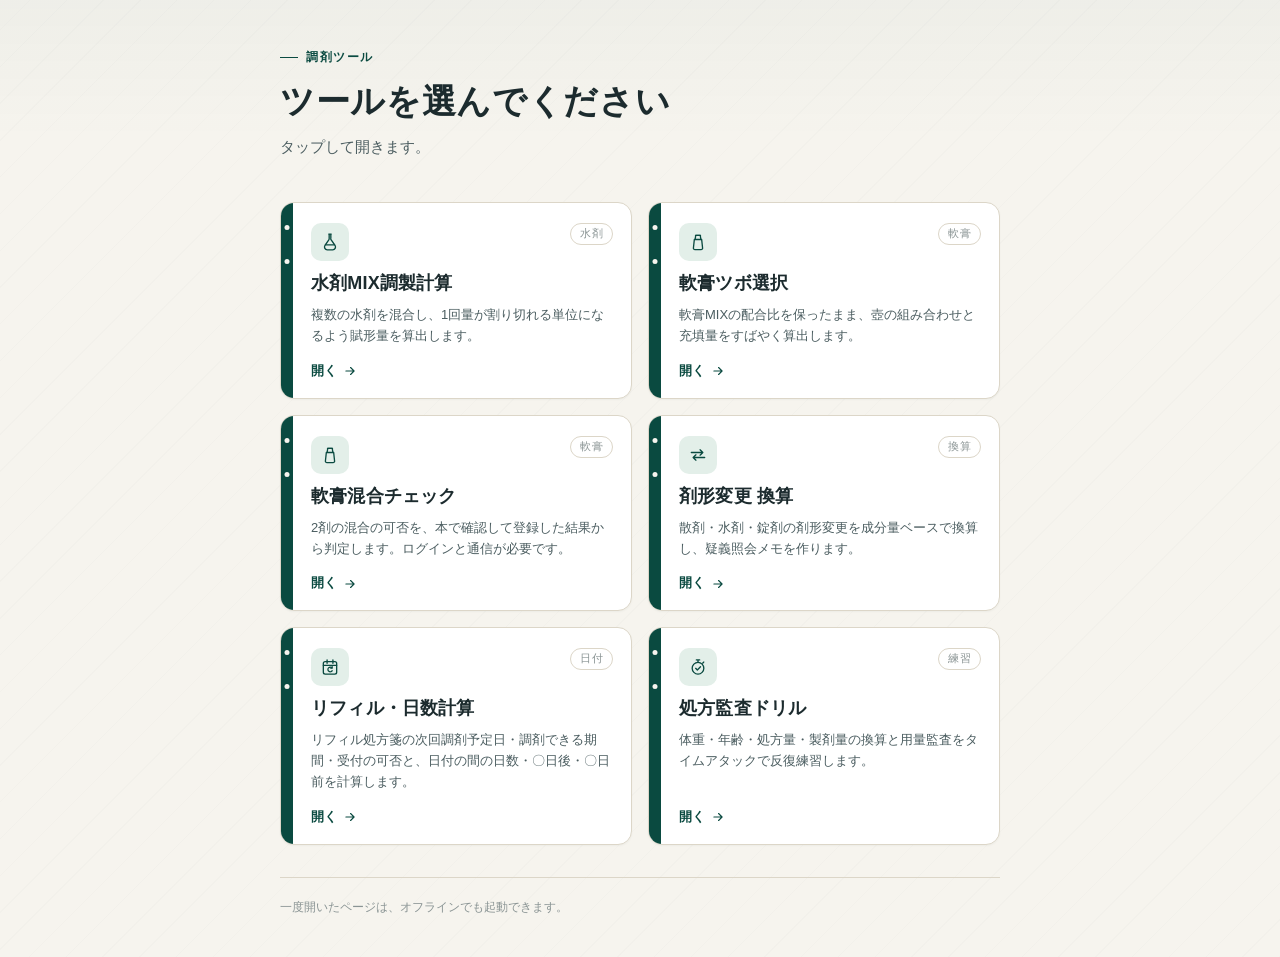
<file: index.html>
<!DOCTYPE html>
<html lang="ja">
<head>
<meta charset="UTF-8">
<!-- 読み込めるのは自分のサイトのファイルだけ。画面に書き込めるのは app.js が許可した決まった SVG だけ（Trusted Types） -->
<meta http-equiv="Content-Security-Policy" content="default-src 'none'; script-src 'self'; style-src 'self' 'unsafe-inline'; img-src 'self'; connect-src 'self'; manifest-src 'self'; worker-src 'self'; base-uri 'none'; form-action 'none'; object-src 'none'; require-trusted-types-for 'script'; trusted-types portal">
<meta name="referrer" content="no-referrer">
<meta name="viewport" content="width=device-width, initial-scale=1.0, maximum-scale=1, user-scalable=no">
<title>調剤ツール</title>
<meta name="theme-color" content="#0a4a40">
<link rel="manifest" href="manifest.json">
<link rel="apple-touch-icon" href="apple-touch-icon.png">
<meta name="apple-mobile-web-app-capable" content="yes">
<meta name="apple-mobile-web-app-status-bar-style" content="default">
<meta name="apple-mobile-web-app-title" content="調剤ツール">
<style>
:root{
  --ink:#1c2b2e;
  --ink-soft:#4b5d60;
  --ink-faint:#8a9494;
  --paper:#f6f4ee;
  --panel:#ffffff;
  --line:#dcd6c8;
  --accent:#0f6b5c;
  --accent-soft:#e3efe9;
  --accent-deep:#0a4a40;
  --radius:14px;
  --mono: "SFMono-Regular", Consolas, "Liberation Mono", Menlo, monospace;
}
*{box-sizing:border-box;}
html,body{
  margin:0;padding:0;min-height:100%;
  background:var(--paper);
  color:var(--ink);
  font-family:-apple-system,BlinkMacSystemFont,"Hiragino Sans","Yu Gothic",sans-serif;
  -webkit-tap-highlight-color:transparent;
  -webkit-text-size-adjust:100%;
}
/* うっすらとした紙の質感（斜めの罫線）。主張しすぎない程度に */
body{
  background-image:
    linear-gradient(180deg, rgba(10,74,64,0.03) 0%, rgba(10,74,64,0) 140px),
    repeating-linear-gradient(-45deg, rgba(28,43,46,0.015) 0 1px, transparent 1px 26px);
}

.wrap{
  max-width:760px;
  margin:0 auto;
  padding:44px 20px 40px;
  display:flex;
  flex-direction:column;
}

header{
  margin-bottom:34px;
}
.eyebrow{
  display:inline-flex;
  align-items:center;
  gap:8px;
  font-size:11.5px;
  letter-spacing:.14em;
  color:var(--accent-deep);
  font-weight:700;
  margin-bottom:14px;
}
.eyebrow::before{
  content:"";
  width:18px;height:1.5px;
  background:var(--accent-deep);
  display:inline-block;
}
h1{
  font-size:clamp(26px, 6vw, 34px);
  font-weight:800;
  letter-spacing:.02em;
  margin:0 0 10px;
  color:var(--ink);
}
.lead{
  font-size:14.5px;
  color:var(--ink-soft);
  line-height:1.75;
  margin:0;
  max-width:46ch;
}

.shelf{
  display:grid;
  grid-template-columns:1fr;
  gap:16px;
  margin-top:8px;
}
@media (min-width:600px){
  .shelf{grid-template-columns:1fr 1fr;}
}

.card{
  position:relative;
  display:flex;
  align-items:stretch;
  background:var(--panel);
  border:1px solid var(--line);
  border-radius:var(--radius);
  text-decoration:none;
  color:inherit;
  overflow:hidden;
  box-shadow:0 1px 2px rgba(28,43,46,0.04);
  transition:transform .14s ease, box-shadow .14s ease, border-color .14s ease;
}
.card:active{
  transform:translateY(1px) scale(.996);
}
.card:focus-visible{
  outline:2px solid var(--accent);
  outline-offset:3px;
}
@media (hover:hover){
  .card:hover{
    border-color:var(--accent);
    box-shadow:0 6px 18px rgba(10,74,64,0.10);
  }
  .card:hover .go{ transform:translateX(3px); }
}
@media (prefers-reduced-motion:reduce){
  .card, .go{ transition:none; }
}

/* 棚札（シェルフラベル）風のタブ：薬棚の仕切り札を模したサイン */
.tab{
  flex:0 0 12px;
  background:var(--accent-deep);
  position:relative;
}
.tab::after{
  content:"";
  position:absolute;
  left:50%; top:22px;
  width:5px;height:5px;
  border-radius:999px;
  background:var(--paper);
  transform:translateX(-50%);
  box-shadow:0 34px 0 var(--paper);
}

.card-body{
  flex:1;
  padding:20px 18px 18px;
  display:flex;
  flex-direction:column;
  gap:10px;
  min-width:0;
}

.card-top{
  display:flex;
  align-items:flex-start;
  justify-content:space-between;
  gap:10px;
}
.icon{
  width:38px;height:38px;
  flex:0 0 auto;
  border-radius:10px;
  background:var(--accent-soft);
  display:flex;align-items:center;justify-content:center;
  color:var(--accent-deep);
}
.icon svg{width:20px;height:20px;}

.tag{
  font-family:var(--mono);
  font-size:10.5px;
  letter-spacing:.04em;
  color:var(--ink-faint);
  border:1px solid var(--line);
  border-radius:999px;
  padding:3px 9px;
  white-space:nowrap;
}

.card-title{
  font-size:18px;
  font-weight:800;
  color:var(--ink);
  letter-spacing:.01em;
}
.card-desc{
  font-size:13px;
  color:var(--ink-soft);
  line-height:1.6;
  margin:0;
}

.go{
  margin-top:auto;
  padding-top:6px;
  display:flex;
  align-items:center;
  gap:6px;
  font-size:12.5px;
  font-weight:700;
  color:var(--accent-deep);
  transition:transform .14s ease;
}
.go svg{width:14px;height:14px;}

footer{
  margin-top:32px;
  padding-top:20px;
  border-top:1px solid var(--line);
  font-size:11.5px;
  color:var(--ink-faint);
  line-height:1.7;
}
footer a{ color:var(--ink-faint); }
</style>
</head>
<body>
<div class="wrap">
  <header>
    <div class="eyebrow">調剤ツール</div>
    <h1>ツールを選んでください</h1>
    <p class="lead">タップして開きます。</p>
  </header>

  <div class="shelf" id="shelf"></div>

  <footer>
    一度開いたページは、オフラインでも起動できます。
  </footer>
</div>

<script src="app.js"></script>
</body>
</html>
</file>
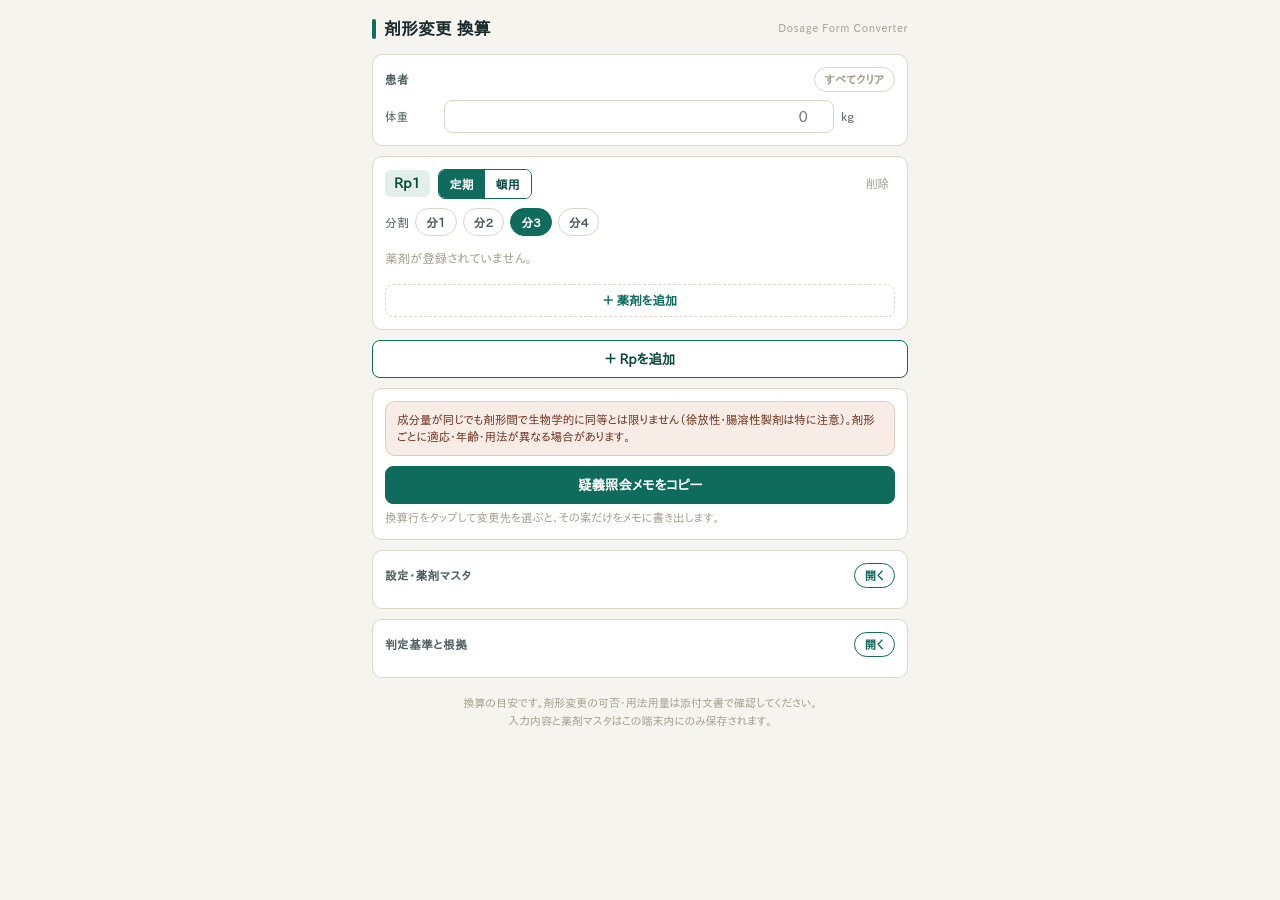
<file: dfconv/index.html>
<!DOCTYPE html>
<html lang="ja">
<head>
<meta charset="UTF-8">
<!-- 読み込めるのは自分のサイトのファイルだけ。画面に紛れ込んだ文字列（タグ・属性）はスクリプトとして動かない -->
<meta http-equiv="Content-Security-Policy" content="default-src 'none'; script-src 'self'; style-src 'self' 'unsafe-inline'; img-src 'self'; font-src 'self'; connect-src 'self'; manifest-src 'self'; worker-src 'self'; base-uri 'none'; form-action 'none'; object-src 'none'">
<meta name="referrer" content="no-referrer">
<meta name="viewport" content="width=device-width, initial-scale=1.0, maximum-scale=1, user-scalable=no">
<meta name="theme-color" content="#0f6b5c">
<link rel="manifest" href="manifest.json">
<link rel="apple-touch-icon" href="apple-touch-icon.png">
<meta name="apple-mobile-web-app-capable" content="yes">
<meta name="apple-mobile-web-app-status-bar-style" content="default">
<meta name="apple-mobile-web-app-title" content="剤形換算">
<title>剤形変更 換算</title>
<style>
  :root{
    --ink:#1c2b2e; --ink-soft:#4b5d60; --paper:#f6f4ee; --panel:#ffffff;
    --line:#dcd6c8; --accent:#0f6b5c; --accent-soft:#e3efe9; --accent-deep:#0a4a40;
    --warn:#b5482c; --warn-soft:#f8ece7; --mute:#a49d8c; --radius:10px;
    --mono:"SFMono-Regular",Consolas,"Liberation Mono",Menlo,monospace;
  }
  *{box-sizing:border-box;}
  html,body{margin:0;padding:0;background:var(--paper);color:var(--ink);
    font-family:-apple-system,BlinkMacSystemFont,"Hiragino Sans","Yu Gothic","Noto Sans JP","IPAexGothic","IPAPGothic",sans-serif;
    -webkit-tap-highlight-color:transparent;font-size:15px;line-height:1.5;}
  .wrap{max-width:560px;margin:0 auto;padding:14px 12px 56px;}
  h1{display:flex;align-items:center;gap:8px;font-size:17px;margin:2px 0 12px;}
  h1 .mark{width:4px;height:20px;border-radius:2px;background:var(--accent);}
  h1 small{margin-left:auto;font-size:10.5px;font-weight:500;color:var(--mute);letter-spacing:.06em;}

  .card{background:var(--panel);border:1px solid var(--line);border-radius:var(--radius);
        padding:12px;margin-bottom:10px;}
  .section-label{display:block;font-size:11.5px;font-weight:700;letter-spacing:.05em;
                 color:var(--ink-soft);margin-bottom:8px;}
  .section-label-row{display:flex;align-items:center;justify-content:space-between;margin-bottom:8px;}
  .section-label-row .section-label{margin-bottom:0;}
  .toggle-link{font-size:11.5px;font-weight:700;color:var(--accent);border:1px solid var(--accent);
               border-radius:14px;padding:3px 10px;cursor:pointer;user-select:none;white-space:nowrap;}
  .toggle-link:active{background:var(--accent);color:#fff;}
  .toggle-link.quiet{color:var(--mute);border-color:var(--line);}
  .panel{display:none;} .panel.open{display:block;}

  input[type="text"],input[type="number"],select{
    font-family:inherit;font-size:15px;color:var(--ink);border:1px solid var(--line);
    border-radius:8px;background:#fff;padding:8px 10px;width:100%;}
  input:focus,select:focus{outline:2px solid var(--accent-soft);border-color:var(--accent);}
  .num{font-family:var(--mono);font-variant-numeric:tabular-nums;text-align:right;}
  .hint{font-size:11.5px;color:var(--mute);margin-top:6px;line-height:1.45;}

  .tap-chips{display:flex;gap:6px;flex-wrap:wrap;align-items:center;}
  .chip{border:1px solid var(--line);background:#fff;color:var(--ink-soft);font-size:13px;
        font-weight:700;padding:7px 12px;border-radius:18px;cursor:pointer;user-select:none;white-space:nowrap;}
  .chip.active{background:var(--accent);border-color:var(--accent);color:#fff;}
  .chip.sub{font-size:12.5px;padding:6px 11px;}
  .chip.tiny{font-size:12px;padding:4px 10px;}
  .chip.more{border-style:dashed;color:var(--accent);}

  /* Rp */
  .rp-head{display:flex;align-items:center;gap:8px;margin-bottom:9px;}
  .rp-no{font-size:14px;font-weight:700;color:var(--accent-deep);
         background:var(--accent-soft);border-radius:6px;padding:3px 9px;flex:none;}
  .seg-mini{display:flex;border:1px solid var(--accent);border-radius:7px;overflow:hidden;flex:none;}
  .seg-mini div{font-size:12px;font-weight:700;padding:5px 11px;color:var(--accent-deep);
                background:#fff;cursor:pointer;user-select:none;}
  .seg-mini div.active{background:var(--accent);color:#fff;}
  .rp-del{margin-left:auto;font-size:11.5px;color:var(--mute);cursor:pointer;padding:3px 6px;}
  .rp-times{display:flex;gap:6px;align-items:center;margin-bottom:10px;}
  .rp-times .lb{font-size:12px;color:var(--ink-soft);}

  .item{border-top:1px dashed var(--line);padding-top:10px;margin-top:10px;}
  .item:first-child{border-top:none;padding-top:0;margin-top:0;}
  .item-head{display:flex;align-items:center;gap:8px;}
  .drug-btn{flex:1;min-width:0;font-size:14px;font-weight:700;color:var(--accent-deep);
            background:var(--accent-soft);border:1px solid #cfe2da;border-radius:8px;
            padding:7px 10px;cursor:pointer;overflow:hidden;text-overflow:ellipsis;white-space:nowrap;}
  .item-x{color:var(--mute);font-size:18px;cursor:pointer;padding:0 4px;flex:none;}
  .amt{display:flex;align-items:center;gap:7px;margin-top:7px;}
  .amt .lb{font-size:11.5px;color:var(--ink-soft);width:52px;flex:none;}
  .amt input{flex:1;min-width:0;}
  .amt .u{font-size:12px;color:var(--ink-soft);width:54px;flex:none;}
  .amt.src input{border-color:var(--accent);}
  .amt.derived input{color:var(--ink-soft);background:#faf9f5;}
  select.form-sel{margin-top:7px;font-size:13.5px;padding:8px 8px;}

  .sum{margin-top:9px;font-family:var(--mono);font-size:13px;color:var(--accent-deep);
       background:var(--accent-soft);border-radius:7px;padding:7px 9px;line-height:1.5;}
  .sum .badge{display:inline-block;font-family:inherit;font-size:11px;font-weight:700;
              border-radius:10px;padding:2px 7px;margin-left:6px;}
  .sum .badge.ok{background:#d7ece4;color:#0a4a40;}
  .sum .badge.ng{background:#f3d5cb;color:#8c3319;}

  .conv{margin-top:6px;}
  .conv-lb{font-size:11px;color:var(--mute);margin:6px 0 2px;}
  .crow{display:flex;align-items:baseline;gap:8px;padding:7px 8px;border-radius:7px;cursor:pointer;
        border:1px solid transparent;}
  .crow:active{background:#f3f1ea;}
  .crow.sel{border-color:var(--accent);background:#fff;box-shadow:inset 3px 0 0 var(--accent);}
  .crow .nm{flex:1;min-width:0;font-size:12.5px;line-height:1.35;}
  .crow .val{font-family:var(--mono);font-size:15px;font-weight:700;white-space:nowrap;}
  .crow .val .u{font-size:11.5px;font-weight:400;}
  .crow .val .per{display:block;font-size:11px;font-weight:400;color:var(--ink-soft);text-align:right;}
  .crow .mk{font-family:var(--mono);font-size:11px;color:var(--mute);white-space:nowrap;width:66px;text-align:right;}
  .crow .mk.eq{color:var(--accent);}
  .crow .mk.warn{color:var(--warn);font-weight:700;}
  .crow .note{font-size:11px;color:var(--warn);display:block;margin-top:2px;}
  .crow .tip{font-size:11px;color:var(--accent-deep);display:block;margin-top:2px;}

  .add-item{width:100%;border:1px dashed var(--line);background:#fff;color:var(--accent);
            font-family:inherit;font-size:12.5px;font-weight:700;padding:9px;border-radius:8px;
            cursor:pointer;margin-top:11px;}
  .btn{width:100%;border:1px solid var(--accent);background:var(--accent);color:#fff;font-family:inherit;
       font-size:13.5px;font-weight:700;padding:11px 10px;border-radius:8px;cursor:pointer;}
  .btn.ghost{background:#fff;color:var(--accent-deep);}
  .btn.small{width:auto;padding:7px 11px;font-size:12.5px;}
  .btn:active{opacity:.85;}
  .btn-row{display:flex;gap:8px;}
  .empty{font-size:12.5px;color:var(--mute);padding:4px 0;}
  .notice{background:var(--warn-soft);border:1px solid #e6c8bd;border-radius:var(--radius);
          padding:9px 11px;margin-bottom:10px;font-size:11.5px;line-height:1.55;color:#6d2f1a;}

  /* 薬剤ピッカー */
  .sheet{position:fixed;inset:0;background:rgba(28,43,46,.45);display:none;z-index:60;
         align-items:flex-start;justify-content:center;padding:40px 12px 12px;}
  .sheet.open{display:flex;}
  .sheet-box{background:var(--panel);border-radius:var(--radius);width:100%;max-width:520px;
             padding:12px;max-height:82vh;display:flex;flex-direction:column;}
  .sheet-head{display:flex;align-items:center;gap:8px;margin-bottom:8px;}
  .sheet-head .t{font-size:13px;font-weight:700;}
  .sheet-head .c{margin-left:auto;font-size:12px;color:var(--mute);cursor:pointer;padding:3px 6px;}
  .sheet-list{overflow:auto;margin-top:9px;}

  .toast{position:fixed;left:50%;bottom:24px;transform:translateX(-50%);background:var(--accent-deep);
         color:#fff;font-size:13px;font-weight:700;padding:10px 18px;border-radius:20px;opacity:0;
         pointer-events:none;transition:opacity .2s;z-index:80;}
  .toast.show{opacity:1;}

  .m-item{display:flex;align-items:center;gap:8px;padding:7px 0;border-bottom:1px solid var(--line);}
  .m-item .m-name{flex:1;font-size:13px;min-width:0;}
  .m-item .m-name span{display:block;font-size:11px;color:var(--mute);}
  .m-act{font-size:11.5px;font-weight:700;color:var(--accent);border:1px solid var(--line);
         border-radius:12px;padding:3px 9px;cursor:pointer;}
  .m-act.del{color:var(--warn);}
  .m-form{border:1px solid var(--accent);border-radius:8px;padding:10px;margin-top:10px;background:#fbfaf6;}
  .m-form .fl{font-size:11.5px;color:var(--ink-soft);margin:8px 0 3px;font-weight:700;}
  .m-form .fl:first-child{margin-top:0;}
  .m-frow{display:flex;gap:5px;margin-bottom:5px;align-items:center;}
  .m-frow input[data-k="n"]{flex:3;min-width:0;}
  .m-frow select{flex:2;min-width:0;font-size:13px;padding:7px 6px;}
  .m-frow input[data-k="s"]{flex:1.3;min-width:0;}
  .m-frow .u{font-size:11px;color:var(--ink-soft);width:52px;flex:none;}
  .m-frow .x{color:var(--warn);font-weight:700;cursor:pointer;padding:0 4px;font-size:16px;}
  .mlb{font-size:11px;color:var(--ink-soft);white-space:nowrap;flex:none;}
  .m-sub{font-size:11px;color:var(--mute);margin:0 0 5px;line-height:1.45;}
  .pred{margin-top:9px;font-size:12px;color:var(--accent-deep);background:var(--accent-soft);
        border-radius:7px;padding:8px 9px;line-height:1.5;}
  .pred .big{font-family:var(--mono);font-size:16px;font-weight:700;}
  .pred .row2{display:flex;align-items:center;gap:8px;}
  .pred .det{font-size:11px;color:var(--ink-soft);margin-top:3px;font-family:var(--mono);}
  .pred .btn{width:auto;padding:5px 10px;font-size:11.5px;margin-left:auto;}
  .grp-toggle{margin-top:8px;font-size:11.5px;font-weight:700;color:var(--accent);
              border:1px dashed var(--line);border-radius:7px;padding:7px 9px;cursor:pointer;text-align:center;}
  .grp{margin-top:6px;border:1px solid var(--line);border-radius:7px;padding:8px;background:#fbfaf6;}
  .grp .ghead{font-size:11px;color:var(--mute);margin-bottom:6px;line-height:1.45;}
  .grp .gdrug{display:flex;align-items:baseline;gap:6px;background:var(--accent-soft);
              border-radius:6px;padding:6px 8px;margin-top:8px;cursor:pointer;user-select:none;}
  .grp .gdrug:first-of-type{margin-top:0;}
  .grp .gdrug .car{font-size:9px;color:var(--accent);flex:none;width:8px;}
  .grp .gdrug .gn{flex:1;min-width:0;font-size:12.5px;font-weight:700;color:var(--accent-deep);line-height:1.3;}
  .grp .gdrug .gdose{font-family:var(--mono);font-size:10.5px;color:var(--ink-soft);white-space:nowrap;}
  .grp .gdrug.off{background:#efece3;}
  .grp .gdrug.off .gn,.grp .gdrug.off .car{color:var(--mute);}
  .grp .gbody{padding:2px 2px 0 4px;}
  .grp .fbadge{font-size:9.5px;font-weight:700;border-radius:4px;padding:1px 5px;
               background:#e6e1d4;color:var(--ink-soft);flex:none;letter-spacing:.02em;}
  .grp .fbadge.liquid{background:#dcebe5;color:var(--accent-deep);}
  .grp .fbadge.powder{background:#eae4d2;color:#6b5f3e;}
  .grp .grow{padding:5px 0;border-bottom:1px dotted var(--line);}
  .grp .grow:last-child{border-bottom:none;}
  .grp .grow .n{display:flex;align-items:baseline;gap:5px;font-size:11.5px;line-height:1.35;color:var(--ink);}
  .grp .grow .r{display:flex;align-items:baseline;justify-content:space-between;gap:8px;margin-top:1px;}
  .grp .grow .v{font-family:var(--mono);font-size:13.5px;font-weight:700;white-space:nowrap;}
  .grp .grow .v .u{font-size:11px;font-weight:400;margin-left:1px;}
  .grp .grow .m{font-family:var(--mono);font-size:10.5px;color:var(--mute);white-space:nowrap;}
  .g-item{display:flex;align-items:center;gap:8px;padding:6px 0;border-bottom:1px solid var(--line);}
  .g-item .g-name{flex:1;font-size:13px;}
  .g-item .g-name span{display:block;font-size:11px;color:var(--mute);}
  .g-check{display:flex;align-items:center;gap:6px;font-size:12.5px;padding:4px 0;}
  .g-check input{width:auto;}
  footer{text-align:center;font-size:11px;color:var(--mute);margin-top:16px;line-height:1.6;}
  .m-band{border:1px dashed var(--line);border-radius:8px;padding:2px 6px 4px;margin-top:5px;}
  .m-fi{border-bottom:1px dotted var(--line);padding-bottom:2px;margin-bottom:6px;}
  .m-age{display:flex;gap:5px;align-items:center;margin:-1px 0 3px;flex-wrap:wrap;}
  .m-age input{width:60px;flex:none;}
  .m-frow input[data-f="maxNote"]{flex:1;min-width:0;}
  .basis p{font-size:12.5px;line-height:1.65;margin:0 0 8px;color:var(--ink);}
  .basis p.note{color:var(--ink-soft);font-size:11.5px;}
</style>
</head>
<body>
<div class="wrap">

<h1><span class="mark"></span>剤形変更 換算<small>Dosage Form Converter</small></h1>

<div class="card">
  <div class="section-label-row">
    <span class="section-label">患者</span>
    <span class="toggle-link quiet" id="clearAll">すべてクリア</span>
  </div>
  <div class="amt" style="margin-top:0;">
    <div class="lb">体重</div>
    <input type="number" class="num" id="weight" inputmode="decimal" step="0.1" min="0" placeholder="0">
    <div class="u">kg</div>
  </div>
  <div id="predWrap"></div>
</div>

<div id="rpHost"></div>

<button class="btn ghost" id="addRp" type="button" style="margin-bottom:10px;">＋ Rpを追加</button>

<div class="card">
  <div class="notice" style="margin-bottom:10px;">
    成分量が同じでも剤形間で生物学的に同等とは限りません（徐放性・腸溶性製剤は特に注意）。剤形ごとに適応・年齢・用法が異なる場合があります。
  </div>
  <button class="btn" id="copyBtn" type="button">疑義照会メモをコピー</button>
  <div class="hint">換算行をタップして変更先を選ぶと、その案だけをメモに書き出します。</div>
</div>

<div class="card">
  <div class="section-label-row">
    <span class="section-label">設定・薬剤マスタ</span>
    <span class="toggle-link" id="cfgToggle">開く</span>
  </div>
  <div class="panel" id="cfgPanel">
    <div class="amt" style="margin-top:0;">
      <div class="lb">錠剤の分割</div>
      <div class="tap-chips" id="tabChips" style="flex:1;"></div>
    </div>
    <div class="hint">カプセル・分包品・坐剤は常に1単位刻みで計算します。</div>
    <div style="border-top:1px dashed var(--line);margin-top:11px;padding-top:11px;">
      <span class="section-label">薬剤マスタ</span>
      <div id="masterList"></div>
      <div class="btn-row" style="margin-top:10px;">
        <button class="btn ghost small" id="mAddBtn" type="button">＋ 薬剤を追加</button>
        <button class="btn ghost small" id="mResetBtn" type="button">初期データに戻す</button>
      </div>
      <div id="mFormSlot"></div>
    </div>
    <div style="border-top:1px dashed var(--line);margin-top:11px;padding-top:11px;">
      <span class="section-label">採用品</span>
      <div class="m-sub">チェックした製剤だけを候補に出します。1つもチェックしなければ全製剤が候補になります。水剤MIX調製計算の候補にも反映されます。</div>
      <input type="text" id="adSearch" placeholder="製剤名で検索してチェック" autocomplete="off">
      <div id="adList"></div>
      <div class="btn-row" style="margin-top:8px;">
        <button class="btn ghost small" id="adClear" type="button">すべて解除</button>
      </div>
    </div>
    <div style="border-top:1px dashed var(--line);margin-top:11px;padding-top:11px;">
      <span class="section-label">同薬効グループ</span>
      <div class="m-sub">同じ体重での標準量を並べて比較できるグループです。</div>
      <div id="groupList"></div>
      <div class="btn-row" style="margin-top:10px;">
        <button class="btn ghost small" id="gAddBtn" type="button">＋ グループを追加</button>
        <button class="btn ghost small" id="gResetBtn" type="button">初期データに戻す</button>
      </div>
      <div id="gFormSlot"></div>
    </div>
    <div style="border-top:1px dashed var(--line);margin-top:11px;padding-top:11px;">
      <span class="section-label">マスタの共有</span>
      <div class="btn-row">
        <button class="btn ghost small" id="mExport" type="button">書き出す</button>
        <button class="btn ghost small" id="mImport" type="button">読み込む</button>
        <button class="btn ghost small" id="mFetchDef" type="button">配布マスタ</button>
      </div>
      <input type="file" id="mFile" accept=".json,application/json" style="display:none;">
      <div id="mImportSlot"></div>
      <div class="hint">書き出したJSONを他の端末で読み込むとマスタが揃います。書き出したJSONを <b>drug-master.json</b> という名前で1つ上の階層（入口ページと同じ場所）に置くと、各端末は次に開いたときに自動で取り込みます（端末で編集・追加した成分と採用品の設定はそのまま残ります）。このマスタは水剤MIX調製計算・処方監査ドリルと共通です。</div>
    </div>
  </div>
</div>

<div class="card">
  <div class="section-label-row">
    <span class="section-label">判定基準と根拠</span>
    <span class="toggle-link" id="basisToggle">開く</span>
  </div>
  <div class="panel basis" id="basisPanel">
    <p><b>参考用量チェック</b>：体重あたりの量が、マスタに登録した参考用量の「下限×0.9〜上限×1.1」の範囲外なら赤バッジ（範囲から10%を超えて外れたもの）。用量に幅がある薬は範囲の両端で判定します。</p>
    <p><b>10%の根拠</b>：小児の投与量エラーの研究で、推奨1日量の上限の110%以上、または下限の90%未満を投与量エラーと定義しているもの（Aseeri MA. The Impact of a Pediatric Antibiotic Standard Dosing Table on Dosing Errors. <i>J Pediatr Pharmacol Ther</i> 2013;18(3):220-226。定義の出典として McPhillips HA, et al. Potential medication dosing errors in outpatient pediatrics. <i>J Pediatr</i> 2005;147(6):761-767 を引用）。</p>
    <p><b>参考</b>：救急外来の研究では10〜25%、病院前救護の研究では20%以上の差がエラーの定義に使われています（Hoyle JD Jr, et al. Medication Dosing Errors in Pediatric Patients Treated by Emergency Medical Services. <i>Prehosp Emerg Care</i> 2012;16(1):59-66）。</p>
    <p><b>上限（成人量など）</b>：体重を入れたとき、1日量・1回量がマスタの上限（添付文書の成人の通常量。小児の上限が書かれている薬はその値）を少しでも超えたら赤バッジ（許容差なし）。体重あたりで計算すると上限を超える大きい子では、上限どおりの量を「上限どおり」と表示します。最高量（重症時など）が登録された薬は、最高量の1.1倍までは赤にしません。</p>
    <p><b>剤形の対象年齢</b>：添付文書で対象年齢が決まっている製剤（例：アレグラ錠30mgは7歳以上）や、小児の用法がない成人用の製剤は、変更先の候補に注記します。</p>
    <p><b>参考用量・年齢区分</b>：各薬剤の電子添文（PMDA）の用法及び用量から登録しています。剤形ごとに用量の記載が異なる薬は「年齢区分を使わない剤形」で区別しています。</p>
    <p class="note">いずれも監査の補助です。最終判断は添付文書と処方医への確認によります。</p>
  </div>
</div>

<footer>
  換算の目安です。剤形変更の可否・用法用量は添付文書で確認してください。<br>
  入力内容と薬剤マスタはこの端末内にのみ保存されます。
</footer>
</div>

<div class="sheet" id="sheet">
  <div class="sheet-box">
    <div class="sheet-head"><span class="t">薬剤を選択</span><span class="c" id="sheetClose">閉じる</span></div>
    <input type="text" id="pq" placeholder="成分名・商品名・ローマ字で検索" autocomplete="off">
    <div class="sheet-list"><div class="tap-chips" id="pChips"></div><div class="hint" id="pHint"></div></div>
  </div>
</div>
<div class="toast" id="toast"></div>

<script src="app.js"></script>
</body>
</html>
</file>
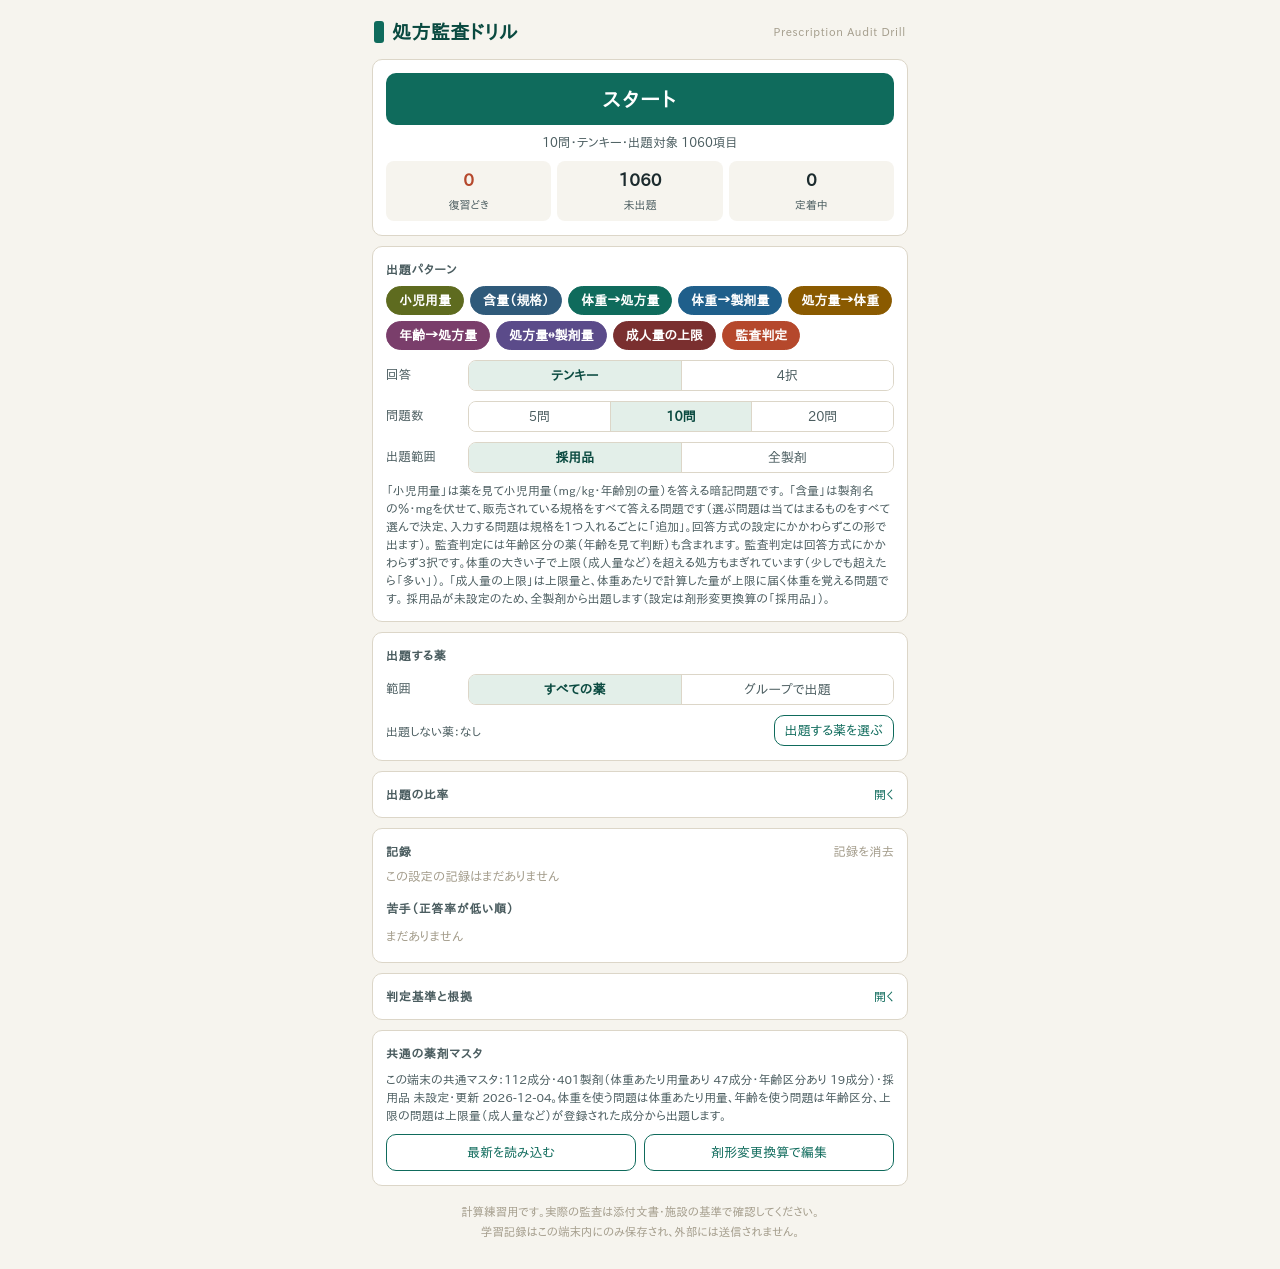
<file: drill/index.html>
<!DOCTYPE html>
<html lang="ja">
<head>
<meta charset="UTF-8">
<!-- 自分のオリジンのファイル以外は読み込まない。画面への文字列の直接書き込み（innerHTML等）も禁止（Trusted Types） -->
<meta http-equiv="Content-Security-Policy" content="default-src 'none'; script-src 'self'; style-src 'self'; img-src 'self'; font-src 'self'; connect-src 'self'; manifest-src 'self'; worker-src 'self'; base-uri 'none'; form-action 'none'; require-trusted-types-for 'script'; trusted-types drill-sw">
<meta name="referrer" content="no-referrer">
<meta name="viewport" content="width=device-width, initial-scale=1.0, viewport-fit=cover">
<meta name="theme-color" content="#0a4a40">
<meta name="mobile-web-app-capable" content="yes">
<meta name="apple-mobile-web-app-capable" content="yes">
<meta name="apple-mobile-web-app-status-bar-style" content="default">
<meta name="apple-mobile-web-app-title" content="監査ドリル">
<title>処方監査ドリル</title>
<link rel="manifest" href="manifest.json">
<link rel="apple-touch-icon" href="apple-touch-icon.png">
<link rel="icon" type="image/png" sizes="192x192" href="icon-192.png">
<link rel="stylesheet" href="style.css">
<script src="core.js" defer></script>
<script src="app.js" defer></script>
</head>
<body>
<div class="wrap">

<!-- ======================= ホーム ======================= -->
<section id="home" class="screen">
  <h1><span class="mark"></span>処方監査ドリル<small>Prescription Audit Drill</small></h1>

  <div id="banner" class="notice" hidden></div>

  <div class="card start-card">
    <button id="startBtn" class="btn big" type="button">スタート</button>
    <div class="start-meta" id="startMeta"></div>
    <div class="srs" id="srsSummary"></div>
  </div>

  <div class="card">
    <span class="section-label">出題パターン</span>
    <div class="chips" id="patChips"></div>
    <div class="row"><div class="lb">回答</div><div class="seg" id="modeSeg"></div></div>
    <div class="row"><div class="lb">問題数</div><div class="seg" id="nSeg"></div></div>
    <div class="row"><div class="lb">出題範囲</div><div class="seg" id="scopeSeg"></div></div>
    <div class="hint" id="hintNote"></div>
  </div>

  <div class="card">
    <span class="section-label">出題する薬</span>
    <div class="row"><div class="lb">範囲</div><div class="seg" id="useGroupSeg"></div></div>
    <div id="groupBox" hidden></div>
    <div class="row between">
      <span class="hint flat" id="excludeInfo"></span>
      <button class="btn ghost small auto" id="drugsBtn" type="button">出題する薬を選ぶ</button>
    </div>
  </div>

  <div class="card">
    <details class="basis" id="ratioBox">
      <summary class="section-label">出題の比率</summary>
      <span class="section-label sub">パターンの比率（1セットの中の問題数の割合）</span>
      <div id="weightRows"></div>
      <span class="section-label sub">問題の中身の割合</span>
      <div id="rateRows"></div>
      <div class="btn-row"><button class="btn ghost small" id="ratioReset" type="button">初期値に戻す</button></div>
    </details>
  </div>

  <div class="card">
    <div class="section-label-row">
      <span class="section-label">記録</span>
      <button class="link-btn quiet" id="resetBtn" type="button">記録を消去</button>
    </div>
    <div id="bestBox" class="best-box"></div>
    <div id="histBox"></div>
    <span class="section-label sub">苦手（正答率が低い順）</span>
    <div id="weakBox"></div>
  </div>

  <div class="card">
    <details class="basis">
      <summary class="section-label">判定基準と根拠</summary>
      <p><b>正解の値</b>：共通の薬剤マスタ（各薬剤の電子添文〔PMDA〕の用法及び用量から登録）の小児用量・含量・年齢区分で計算します。数値は1%以内、または表示桁の半分以内のずれを正解とします。</p>
      <p><b>監査判定（少ない／適正／多い）</b>：適正は添付文書の範囲どおりの量（±5%以内）、少ないは下限の20〜70%、多いは上限の140〜250%または10倍量として出題します（年齢区分の薬は隣の年齢区分の量も出します）。範囲からわずかに外れた量は現場で判断が分かれるため出題しません。どちらの読み方（製剤量・成分量）でも範囲に入らない処方は、製剤量として読んで判定します。</p>
      <p><b>上限（成人量など）</b>：体重あたりで計算した量が上限を超える大きい子では、上限までが適正です。監査判定（上限がある薬）の約1割に、体重あたりは範囲内でも上限を超える処方（多い）と、上限どおりの処方（適正）がまぎれています。上限には許容差がなく、少しでも超えていれば「多い」です。上限は添付文書の成人の通常量（1日量・1回量）で、小児の上限が書かれている薬（トスフロキサシン、ドンペリドンなど）はその値です。重症時の増量や最高量（例：ゾニサミド 最高12mg/kg/日）の範囲の量は、多いとしては出題しません。</p>
      <p><b>含量（規格）</b>：散・DS・シロップ・液の製剤名の％・mgを伏せて、販売されている規格を<b>すべて</b>答えます。「選ぶ」（4つの選択肢から当てはまるものをすべて選ぶ。選択肢に入っている実在の規格は1つのことも、全部のこともあります）と「入力」（販売されている規格をすべて入力）の2つの形式があり、記録（間隔反復）は別々です。足りない・余分があるときは不正解です。規格違いの同じ名前の製剤（例：カロナール細粒20%・50%）は1問にまとめています。選ぶ形式の誤答肢は、販売されていない規格だけにしています（各製剤の販売規格は、2026年10月18日にPMDAの一般名ごとの製品一覧と電子添文で確認）。名前の近い製剤の規格（例：アスベリンシロップ「調剤用」2%、小児用ミケラン細粒0.2%）は誤答肢に使いません。</p>
      <p><b>剤形の対象年齢</b>：添付文書で対象年齢が決まっている製剤（例：アレグラ錠30mgは7歳以上、キプレス細粒は1〜6歳未満）は、その年齢の問題だけに使います。小児の用法がない製剤（成人用）は、体重・年齢を使う問題には出しません。</p>
      <p><b>実務の注意の目安（水剤MIX・剤形変更換算）</b>：処方の体重あたり量が添付文書の範囲から10%を超えて外れたら注意。小児の投与量エラーの研究で、推奨1日量の上限の110%以上、または下限の90%未満をエラーと定義しているものによります（Aseeri MA. <i>J Pediatr Pharmacol Ther</i> 2013;18(3):220-226。定義の出典として McPhillips HA, et al. <i>J Pediatr</i> 2005;147(6):761-767 を引用）。救急外来の研究では10〜25%、病院前救護の研究では20%以上が使われています（Hoyle JD Jr, et al. <i>Prehosp Emerg Care</i> 2012;16(1):59-66）。</p>
      <p><b>体重の範囲</b>：体重は3kgから、ふだんは上限に届かない範囲で出します。上限の問題（計算問題の一部・監査判定の一部）では、上限を超える体重を55kg（15歳の平均体重くらい）まで出します。「体重あたりは○歳未満」の薬（プロカテロールなど）や対象年齢のある製剤は、その年齢の平均体重（令和6年度学校保健統計・全国、男女平均）に合わせています。</p>
      <p><b>出題の順番</b>：「出題の比率」のパターンの比率で1セットの問題数を割り振り、各パターンの中では間隔反復（FSRS-6、py-fsrs の既定値）で忘れかけた問題を優先します。同じ薬・同じパターンが続かないよう交互に並べます。</p>
      <p><b>苦手</b>：間違えたことのある問題を、正答率（これまでの回答のうち正解の割合）の低い順に出します。</p>
      <p><b>グループの定着率</b>：グループの問題のうち、前回正解し、いま覚えている確率（間隔反復の想起率）が90%以上の問題の割合です。まだ出していない問題・前回間違えた問題は定着していないと数えます。出題中のグループがすべて目安を超えると、次のグループを加えるか尋ねます。</p>
      <p class="hint">いずれも練習用です。実際の監査は添付文書と施設の基準によります。</p>
    </details>
  </div>

  <div class="card">
    <span class="section-label">共通の薬剤マスタ</span>
    <div id="masterInfo" class="hint"></div>
    <div class="btn-row">
      <button class="btn ghost small" id="reloadBtn" type="button">最新を読み込む</button>
      <a class="btn ghost small" href="../dfconv/">剤形変更換算で編集</a>
    </div>
  </div>

  <footer>
    計算練習用です。実際の監査は添付文書・施設の基準で確認してください。<br>
    学習記録はこの端末内にのみ保存され、外部には送信されません。
  </footer>
</section>

<!-- ======================= 薬を選ぶ（グループの編集・出題する薬） ======================= -->
<section id="pick" class="screen" hidden>
  <div class="pick-head">
    <button id="pickBack" class="icon-btn" type="button" aria-label="戻る">←</button>
    <h1 class="pick-h1" id="pickTitle">グループを作る</h1>
  </div>
  <div class="card">
    <div id="pickNameBox">
      <label class="section-label" for="pickName">グループ名</label>
      <input type="text" id="pickName" class="tin" maxlength="30" autocomplete="off">
    </div>
    <div class="hint" id="pickLead"></div>
    <input type="search" id="pickSearch" class="tin" placeholder="薬・製剤の名前で探す" autocomplete="off" aria-label="薬を探す">
    <div class="chips small-chips" id="pickFilter" aria-label="薬効で絞る"></div>
    <div class="row between">
      <span class="hint flat" id="pickCount"></span>
      <span>
        <button class="link-btn" id="pickAllOn" type="button">表示中をすべて選ぶ</button>
        <button class="link-btn quiet" id="pickAllOff" type="button">すべて外す</button>
      </span>
    </div>
    <div class="dlist" id="pickList"></div>
    <div class="btn-row">
      <button class="btn" id="pickSave" type="button">保存</button>
      <button class="btn ghost" id="pickCancel" type="button">キャンセル</button>
    </div>
    <div class="del-row"><button class="link-btn quiet" id="pickDel" type="button">このグループを削除</button></div>
  </div>
</section>

<!-- ======================= 出題 ======================= -->
<section id="quiz" class="screen quiz" hidden>
  <header class="qbar">
    <button id="quitBtn" class="icon-btn" type="button" aria-label="中断してホームへ">✕</button>
    <div class="prog">
      <div class="prog-n"><span id="phase"></span><span id="qNo">1</span> / <span id="qN">10</span></div>
      <div class="pbar"><i id="pFill"></i></div>
    </div>
    <div class="timer" id="timer" aria-hidden="true">0.0</div>
  </header>

  <div class="qcard">
    <div class="qtop"><span class="pchip" id="qPat"></span><span class="qsub" id="qSub"></span></div>
    <div class="qtitle" id="qTitle"></div>
    <dl class="facts" id="qFacts"></dl>
    <div class="ask" id="qAsk"></div>
  </div>

  <div class="answer" id="ansArea">
    <div class="multi" id="multiBar" hidden>
      <div class="mlist" id="multiList" aria-live="polite"></div>
      <button type="button" class="madd" id="multiAdd">＋ 追加</button>
    </div>
    <div class="display" id="disp"><span class="dv" id="dispVal"></span><span class="du" id="dispUnit"></span></div>
    <div class="keypad" id="keypad"></div>
    <div class="choices" id="choices"></div>
  </div>

  <div class="feedback" id="fb" hidden role="status">
    <div class="fb-head" id="fbHead"></div>
    <div class="fb-ans" id="fbAns"></div>
  </div>
</section>

<!-- ======================= 結果 ======================= -->
<section id="result" class="screen" hidden>
  <h1><span class="mark"></span>結果<small>Result</small></h1>
  <div class="card result-card">
    <div class="score" id="rScore"></div>
    <div class="score-sub" id="rSub"></div>
    <div class="best-flag" id="rBest"></div>
    <div class="btn-row">
      <button class="btn" id="againBtn" type="button">もう一度</button>
      <button class="btn ghost" id="homeBtn" type="button">ホーム</button>
    </div>
  </div>
  <div class="card">
    <span class="section-label">振り返り（解説）</span>
    <div id="rList"></div>
  </div>
  <div class="card" id="rReviewCard" hidden>
    <span class="section-label">復習（間違えた薬をもう一度・タイム外）</span>
    <div id="rReview"></div>
  </div>
</section>

</div>
<div class="toast" id="toast" role="status"></div>
</body>
</html>
</file>
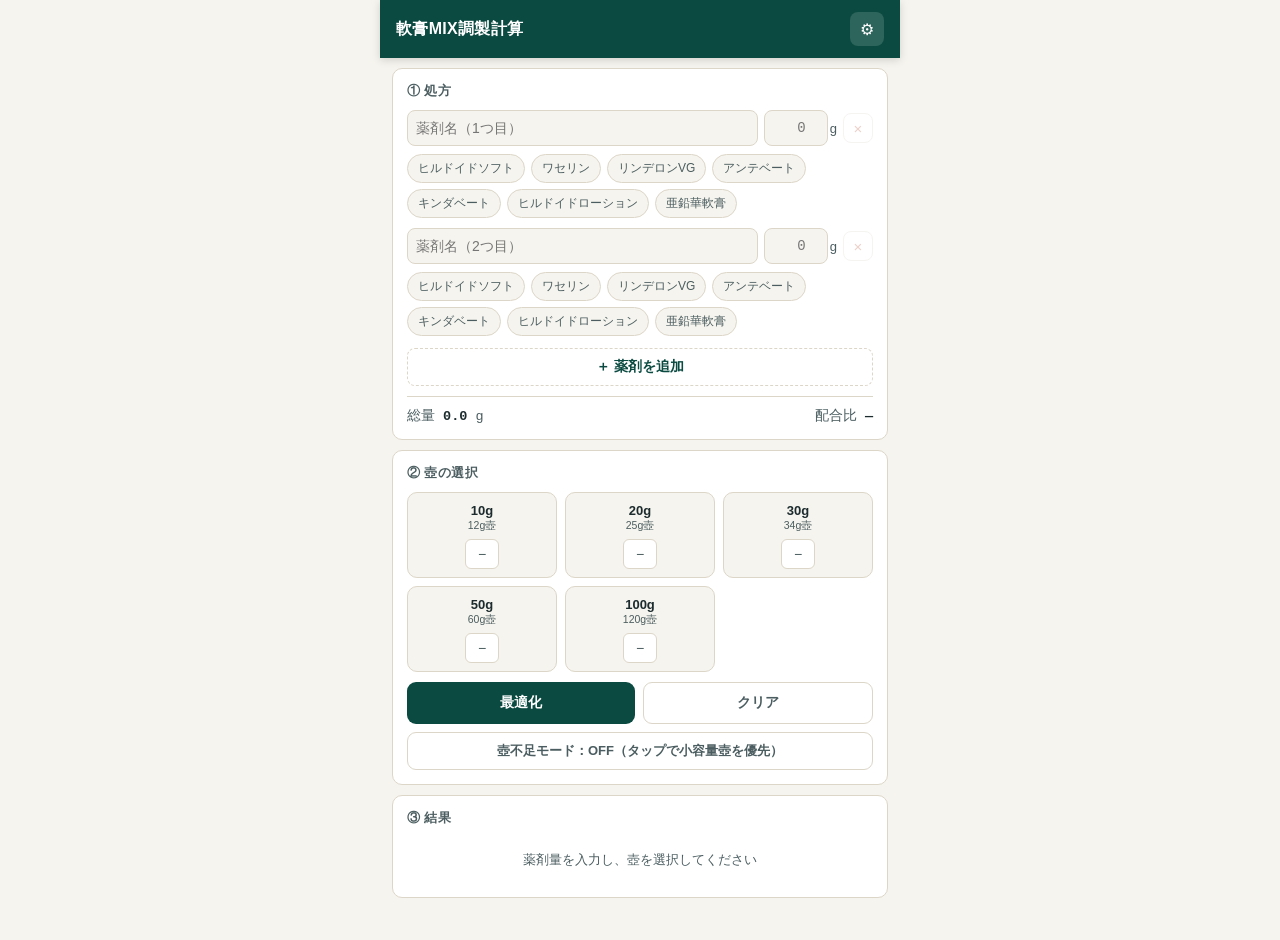
<file: ontmix/index.html>
<!DOCTYPE html>
<html lang="ja">
<head>
<meta charset="UTF-8">
<meta name="viewport" content="width=device-width, initial-scale=1.0, maximum-scale=1, user-scalable=no">
<title>軟膏MIX調製計算</title>
<link rel="manifest" href="manifest.json">
<meta name="theme-color" content="#0a4a40">
<link rel="apple-touch-icon" href="apple-touch-icon.png">
<style>
:root{
  --ink:#1c2b2e;
  --ink-soft:#4b5d60;
  --paper:#f6f4ee;
  --panel:#ffffff;
  --line:#dcd6c8;
  --accent:#0f6b5c;
  --accent-soft:#e3efe9;
  --accent-deep:#0a4a40;
  --warn:#b5482c;
  --warn-soft:#f7e6e0;
  --shortage:#b5482c;
  --radius:10px;
  --mono: "SFMono-Regular", Consolas, "Liberation Mono", Menlo, monospace;
}
*{box-sizing:border-box;}
html,body{
  margin:0;padding:0;
  background:var(--paper);
  color:var(--ink);
  font-family:-apple-system,BlinkMacSystemFont,"Hiragino Sans","Yu Gothic",sans-serif;
  -webkit-tap-highlight-color:transparent;
  -webkit-text-size-adjust:100%;
}
body{padding-bottom:32px;}
.app{max-width:520px;margin:0 auto;}

/* ---------- ヘッダ ---------- */
header{
  position:sticky;top:0;z-index:20;
  background:var(--accent-deep);
  color:#fff;
  padding:12px 16px;
  display:flex;align-items:center;justify-content:space-between;
  box-shadow:0 2px 8px rgba(0,0,0,.15);
}
header h1{font-size:16px;margin:0;font-weight:700;letter-spacing:.02em;}
.header-right{display:flex;align-items:center;gap:8px;}
.shortage-badge{
  display:none;
  background:#fff;color:var(--shortage);
  font-size:11px;font-weight:700;
  padding:3px 8px;border-radius:999px;
  letter-spacing:.02em;
}
.shortage-badge.show{display:inline-block;}
.settings-btn{
  background:rgba(255,255,255,.14);
  border:none;color:#fff;
  width:34px;height:34px;border-radius:8px;
  font-size:16px;cursor:pointer;
  display:flex;align-items:center;justify-content:center;
}
.settings-btn:active{background:rgba(255,255,255,.28);}

/* ---------- セクション共通 ---------- */
section{
  background:var(--panel);
  margin:10px 12px;
  border-radius:var(--radius);
  border:1px solid var(--line);
  padding:14px;
}
.sec-title{
  font-size:12.5px;font-weight:700;color:var(--ink-soft);
  letter-spacing:.04em;margin:0 0 10px;
  display:flex;align-items:center;justify-content:space-between;
}

/* ---------- 薬剤入力 ---------- */
.drug-row{
  display:flex;gap:6px;align-items:center;margin-bottom:8px;
}
.drug-row input[type=text]{
  flex:1 1 auto;min-width:0;
  border:1px solid var(--line);border-radius:8px;
  padding:9px 8px;font-size:14px;background:var(--paper);color:var(--ink);
}
.drug-row .amount-wrap{
  display:flex;align-items:center;gap:2px;flex:0 0 auto;
}
.drug-row input[type=number]{
  width:64px;border:1px solid var(--line);border-radius:8px;
  padding:9px 6px;font-size:14px;font-family:var(--mono);text-align:right;
  background:var(--paper);color:var(--ink);
}
.unit-g{font-size:13px;color:var(--ink-soft);}
.drug-del{
  flex:0 0 auto;width:30px;height:30px;border-radius:8px;
  border:1px solid var(--line);background:#fff;color:var(--warn);
  font-size:15px;cursor:pointer;line-height:1;
}
.drug-del:disabled{opacity:.25;cursor:default;}
.preset-row{display:flex;flex-wrap:wrap;gap:6px;margin:2px 0 10px;}
.preset-chip{
  border:1px solid var(--line);background:var(--paper);
  border-radius:999px;padding:5px 10px;font-size:12px;color:var(--ink-soft);
  cursor:pointer;
}
.preset-chip:active{background:var(--accent-soft);border-color:var(--accent);color:var(--accent-deep);}
.add-drug-btn{
  width:100%;padding:9px;border-radius:8px;border:1px dashed var(--line);
  background:transparent;color:var(--accent-deep);font-size:13.5px;font-weight:600;
  cursor:pointer;margin-top:2px;
}
.add-drug-btn:disabled{opacity:.35;}

.summary-line{
  margin-top:10px;padding-top:10px;border-top:1px solid var(--line);
  display:flex;justify-content:space-between;font-size:13.5px;color:var(--ink-soft);
  font-family:var(--mono);
}
.summary-line b{color:var(--ink);font-weight:700;}

/* ---------- 壺選択 ---------- */
.jar-grid{
  display:grid;grid-template-columns:repeat(3,1fr);gap:8px;margin-bottom:10px;
}
.jar-tile{
  position:relative;
  border:1.5px solid var(--line);border-radius:10px;
  background:var(--paper);
  padding:10px 6px 8px;
  text-align:center;
  cursor:pointer;
  user-select:none;
  -webkit-user-select:none;
  touch-action:manipulation;
  transition:background .1s,border-color .1s;
}
.jar-tile:active{background:var(--accent-soft);}
.jar-tile.active{border-color:var(--accent);}
.jar-tile.disabled{opacity:.35;pointer-events:none;}
.jar-tile .jar-name{font-size:13px;font-weight:700;color:var(--ink);}
.jar-tile .jar-cap{font-size:10.5px;color:var(--ink-soft);margin-top:1px;}
.jar-tile .badge{
  position:absolute;top:-8px;right:-6px;
  background:var(--accent-deep);color:#fff;
  min-width:22px;height:22px;border-radius:999px;
  font-size:12px;font-weight:700;font-family:var(--mono);
  display:none;align-items:center;justify-content:center;padding:0 4px;
}
.jar-tile .badge.show{display:flex;}
.jar-tile .minus{
  margin-top:6px;min-width:34px;height:30px;padding:0 6px;border-radius:6px;
  border:1px solid var(--line);background:#fff;color:var(--ink-soft);
  font-size:14px;line-height:1;cursor:pointer;
  touch-action:manipulation;
  position:relative;z-index:1;
}
.jar-tile .minus:active{background:var(--warn-soft);border-color:var(--warn);color:var(--warn);}
.jar-tile.shortage-mode{border-color:var(--shortage);}

.jar-actions{display:flex;gap:8px;}
.btn{
  flex:1;padding:11px;border-radius:9px;font-size:14px;font-weight:700;
  cursor:pointer;border:none;letter-spacing:.02em;
}
.btn-primary{background:var(--accent-deep);color:#fff;}
.btn-primary:active{background:var(--accent);}
.btn-outline{background:#fff;border:1.5px solid var(--line);color:var(--ink-soft);}
.btn-outline:active{background:var(--paper);}
.btn-shortage{
  width:100%;margin-top:8px;padding:9px;border-radius:9px;
  border:1.5px solid var(--line);background:#fff;color:var(--ink-soft);
  font-size:13px;font-weight:700;cursor:pointer;
}
.btn-shortage.on{background:var(--shortage);border-color:var(--shortage);color:#fff;}

/* ---------- 結果 ---------- */
.result-empty{color:var(--ink-soft);font-size:13px;text-align:center;padding:14px 0;}
.result-summary{
  font-family:var(--mono);font-size:13px;color:var(--ink-soft);
  display:flex;flex-wrap:wrap;gap:4px 14px;margin-bottom:12px;
  padding-bottom:10px;border-bottom:1px solid var(--line);
}
.result-summary b{color:var(--ink);}
.jar-card{
  border:1px solid var(--line);border-radius:9px;margin-bottom:8px;overflow:hidden;
}
.jar-card.fraction{background:var(--accent-soft);}
.jar-card.unused{background:#f2f0e9;opacity:.6;}
.jar-card-head{
  display:flex;justify-content:space-between;align-items:center;
  padding:8px 10px;background:rgba(0,0,0,.03);font-size:13px;font-weight:700;
}
.jar-card-head .tag{
  font-size:10.5px;font-weight:700;padding:2px 7px;border-radius:999px;
  background:var(--accent);color:#fff;
}
.jar-card.fraction .jar-card-head .tag{background:var(--accent-deep);}
.jar-card.unused .jar-card-head .tag{background:var(--ink-soft);}
.jar-card-body{padding:8px 10px;}
.jar-drug-line{
  display:flex;justify-content:space-between;font-size:13.5px;
  padding:3px 0;font-family:var(--mono);
}
.jar-drug-line .name{font-family:inherit;color:var(--ink-soft);}
.jar-drug-line .amt{font-weight:700;}
.per-note{font-size:11px;color:var(--ink-soft);margin-top:4px;}

.warn-box{
  background:var(--warn-soft);border:1px solid #e0b7a8;color:var(--warn);
  border-radius:9px;padding:9px 11px;font-size:13px;margin-bottom:10px;font-weight:600;
}
.check-box{
  margin-top:12px;padding-top:10px;border-top:1px solid var(--line);
  font-size:12.5px;color:var(--ink-soft);
}
.check-box .line{display:flex;justify-content:space-between;font-family:var(--mono);padding:2px 0;}
.check-box .diff{color:var(--warn);font-weight:700;}

.candidates{margin-top:10px;}
.candidates summary{
  font-size:12.5px;color:var(--accent-deep);font-weight:700;cursor:pointer;
  padding:6px 0;
}
.candidate-item{
  display:flex;justify-content:space-between;align-items:center;
  padding:8px 10px;border:1px solid var(--line);border-radius:8px;margin-top:6px;
  font-size:12.5px;background:var(--paper);
}
.candidate-item button{
  border:1px solid var(--accent);background:#fff;color:var(--accent-deep);
  border-radius:6px;padding:5px 10px;font-size:12px;font-weight:700;cursor:pointer;
}

/* ---------- 設定モーダル ---------- */
.modal-overlay{
  display:none;position:fixed;inset:0;background:rgba(0,0,0,.4);z-index:50;
}
.modal-overlay.show{display:flex;align-items:flex-end;justify-content:center;}
.modal{
  background:#fff;width:100%;max-width:520px;border-radius:16px 16px 0 0;
  padding:16px;max-height:82vh;overflow-y:auto;
}
.modal h2{font-size:15px;margin:0 0 12px;}
.modal-sub{font-size:12px;color:var(--ink-soft);margin:14px 0 6px;font-weight:700;}
.inv-row{
  display:flex;justify-content:space-between;align-items:center;
  padding:9px 4px;border-bottom:1px solid var(--line);font-size:14px;
}
.toggle{
  width:42px;height:24px;border-radius:999px;background:var(--line);
  position:relative;cursor:pointer;flex:0 0 auto;
}
.toggle.on{background:var(--accent);}
.toggle .knob{
  position:absolute;top:2px;left:2px;width:20px;height:20px;border-radius:999px;
  background:#fff;transition:left .15s;
}
.toggle.on .knob{left:20px;}
.preset-edit-row{display:flex;gap:6px;margin-bottom:6px;}
.preset-edit-row input{
  flex:1;border:1px solid var(--line);border-radius:7px;padding:7px 8px;font-size:13px;
}
.preset-edit-row button{
  border:1px solid var(--line);background:#fff;color:var(--warn);border-radius:7px;
  width:32px;font-size:14px;cursor:pointer;
}
.modal-close{
  width:100%;margin-top:14px;padding:11px;border-radius:9px;border:none;
  background:var(--accent-deep);color:#fff;font-weight:700;font-size:14px;cursor:pointer;
}
</style>
</head>
<body>
<div class="app">
  <header>
    <h1>軟膏MIX調製計算</h1>
    <div class="header-right">
      <span id="shortageBadge" class="shortage-badge">壺不足モード</span>
      <button class="settings-btn" id="openSettings" aria-label="設定">⚙</button>
    </div>
  </header>

  <!-- ① 処方 -->
  <section>
    <div class="sec-title">① 処方</div>
    <div id="drugRows"></div>
    <button class="add-drug-btn" id="addDrugBtn">＋ 薬剤を追加</button>
    <div class="summary-line">
      <span>総量 <b id="totalG">0.0</b> g</span>
      <span>配合比 <b id="ratioText">—</b></span>
    </div>
  </section>

  <!-- ② 壺の選択 -->
  <section>
    <div class="sec-title">
      <span>② 壺の選択</span>
    </div>
    <div class="jar-grid" id="jarGrid"></div>
    <div class="jar-actions">
      <button class="btn btn-primary" id="optimizeBtn">最適化</button>
      <button class="btn btn-outline" id="clearBtn">クリア</button>
    </div>
    <button class="btn-shortage" id="shortageToggleBtn">壺不足モード：OFF（タップで小容量壺を優先）</button>
  </section>

  <!-- ③ 結果 -->
  <section>
    <div class="sec-title">③ 結果</div>
    <div id="resultArea"><div class="result-empty">薬剤量を入力し、壺を選択してください</div></div>
  </section>
</div>

<!-- 設定モーダル -->
<div class="modal-overlay" id="modalOverlay">
  <div class="modal">
    <h2>設定</h2>
    <div class="modal-sub">壺の在庫</div>
    <div id="invList"></div>
    <div class="modal-sub">薬剤名プリセット</div>
    <div id="presetEditList"></div>
    <div class="preset-edit-row">
      <input type="text" id="newPresetInput" placeholder="新しい薬剤名を追加">
      <button id="addPresetBtn">＋</button>
    </div>
    <button class="modal-close" id="closeSettings">閉じる</button>
  </div>
</div>

<script>
'use strict';

/* ============================================================
   ストレージ抽象レイヤ（window.storage が使えなければ localStorage）
   ============================================================ */
function withTimeout(promise, ms, fallbackValue) {
  return new Promise((resolve) => {
    let done = false;
    const timer = setTimeout(() => { if (!done) { done = true; resolve(fallbackValue); } }, ms);
    Promise.resolve(promise).then((v) => {
      if (!done) { done = true; clearTimeout(timer); resolve(v); }
    }).catch(() => {
      if (!done) { done = true; clearTimeout(timer); resolve(fallbackValue); }
    });
  });
}

const Store = {
  async get(key, fallback) {
    try {
      if (window.storage && window.storage.get) {
        // window.storage が応答しない環境（一部プレビュー環境）でも
        // 画面が固まらないよう、1.2秒でタイムアウトしてフォールバックする
        const r = await withTimeout(window.storage.get(key, false), 1200, undefined);
        if (r === undefined) throw new Error('storage timeout or miss');
        return r ? JSON.parse(r.value) : fallback;
      }
    } catch (e) { /* キー未存在・タイムアウトなどは fallback */ }
    try {
      const v = localStorage.getItem(key);
      return v !== null ? JSON.parse(v) : fallback;
    } catch (e) { return fallback; }
  },
  async set(key, value) {
    try {
      if (window.storage && window.storage.set) {
        const r = await withTimeout(window.storage.set(key, JSON.stringify(value), false), 1200, undefined);
        if (r !== undefined) return true;
      }
    } catch (e) { /* fallthrough */ }
    try {
      localStorage.setItem(key, JSON.stringify(value));
      return true;
    } catch (e) { return false; }
  }
};

/* ============================================================
   コアロジック（仕様書 v1.3）
   ============================================================ */
const JARS = [
  { id: 'J10',  label: '12g壺',  cap: 10  },
  { id: 'J20',  label: '25g壺',  cap: 20  },
  { id: 'J30',  label: '34g壺',  cap: 30  },
  { id: 'J50',  label: '60g壺',  cap: 50  },
  { id: 'J100', label: '120g壺', cap: 100 },
];
const UNIFORM_EXTRA_LIMIT = { normal: 1, shortage: 3 };

function round1(x) {
  return Math.round((x + (x >= 0 ? 1e-9 : -1e-9)) * 10) / 10;
}

// ---------- 単一種のみの壺構成を列挙 ----------
function enumerateSingleType(T, allowedJars) {
  return allowedJars.map(j => {
    const n = Math.max(1, Math.ceil(round1(T) / j.cap - 1e-9));
    const capacity = round1(n * j.cap);
    const waste = round1(capacity - T);
    return { composition: [{ id: j.id, label: j.label, cap: j.cap, count: n }], jars: n, capacity, waste, kind: 'uniform' };
  });
}

// ---------- 異なる2種類を組み合わせた壺構成を列挙（各ペアにつき最良の1件） ----------
function enumeratePairType(T, allowedJars) {
  const results = [];
  for (let a = 0; a < allowedJars.length; a++) {
    for (let b = 0; b < allowedJars.length; b++) {
      if (a === b) continue;
      const j1 = allowedJars[a], j2 = allowedJars[b];
      if (j1.cap <= j2.cap) continue; // j1>j2 の順に固定し、同じ組み合わせの重複探索を避ける

      const maxN1 = Math.ceil(round1(T) / j1.cap) + 2;
      let best = null;
      for (let n1 = 1; n1 <= maxN1; n1++) {
        const remain = round1(T - n1 * j1.cap);
        if (remain <= 0) continue; // j1だけで足りる場合は単一種側でカバーされる
        const n2 = Math.max(1, Math.ceil(remain / j2.cap - 1e-9));
        const capacity = round1(n1 * j1.cap + n2 * j2.cap);
        const waste = round1(capacity - T);
        const jars = n1 + n2;
        if (!best || waste < best.waste || (waste === best.waste && jars < best.jars)) {
          best = {
            composition: [
              { id: j1.id, label: j1.label, cap: j1.cap, count: n1 },
              { id: j2.id, label: j2.label, cap: j2.cap, count: n2 },
            ],
            jars, capacity, waste, kind: 'mixed',
          };
        }
      }
      if (best) results.push(best);
    }
  }
  return results;
}

function compareByCapsDesc(a, b) {
  const capsA = a.composition.map(c => c.cap).sort((x, y) => y - x);
  const capsB = b.composition.map(c => c.cap).sort((x, y) => y - x);
  const len = Math.max(capsA.length, capsB.length);
  for (let i = 0; i < len; i++) {
    const va = capsA[i] || 0, vb = capsB[i] || 0;
    if (va !== vb) return vb - va;
  }
  return 0;
}

function sameComposition(a, b) {
  if (a.length !== b.length) return false;
  const key = arr => arr.map(x => x.cap + 'x' + x.count).sort().join(',');
  return key(a) === key(b);
}

// 使用する壺の種類は最大2種類までに制限した最適化
function optimizeJars(T, inventoryIds, shortageMode) {
  const allowed = JARS.filter(j => inventoryIds.has(j.id));
  if (allowed.length === 0) return { error: 'NO_INVENTORY' };
  if (T <= 0) return { error: 'NO_AMOUNT' };

  const allCandidates = enumerateSingleType(T, allowed).concat(enumeratePairType(T, allowed));

  const wasteMin = Math.min(...allCandidates.map(c => c.waste));
  const S = allCandidates.filter(c => c.waste === wasteMin);
  const Nmin = Math.min(...S.map(c => c.jars));
  const solMin = S.filter(c => c.jars === Nmin).sort(compareByCapsDesc)[0];

  const limit = shortageMode ? UNIFORM_EXTRA_LIMIT.shortage : UNIFORM_EXTRA_LIMIT.normal;
  const uniformInS = S.filter(c => c.kind === 'uniform' && c.jars <= Nmin + limit);

  let final;
  if (uniformInS.length > 0) {
    final = shortageMode
      ? uniformInS.reduce((a, b) => (b.jars > a.jars ? b : a))
      : uniformInS.reduce((a, b) => (b.jars < a.jars ? b : a));
  } else {
    final = solMin;
  }

  let candidateB = null;
  if (final.kind === 'uniform' && !sameComposition(final.composition, solMin.composition)) {
    candidateB = solMin;
  }

  let candidateC = null;
  const fewerJars = allCandidates.filter(c => c.jars < final.jars);
  if (fewerJars.length > 0) {
    fewerJars.sort((a, b) => a.jars - b.jars || a.waste - b.waste || compareByCapsDesc(a, b));
    const best = fewerJars[0];
    if (!sameComposition(best.composition, final.composition)) candidateC = best;
  }

  return { final, candidateB, candidateC };
}

function compositionFromManualSelection(jarCounts) {
  const composition = JARS.filter(j => (jarCounts[j.id] || 0) > 0)
    .map(j => ({ id: j.id, label: j.label, cap: j.cap, count: jarCounts[j.id] }))
    .sort((a, b) => b.cap - a.cap);
  const jars = composition.reduce((s, c) => s + c.count, 0);
  const capacity = composition.reduce((s, c) => s + c.cap * c.count, 0);
  return { composition, jars, capacity };
}

function assignFills(composition, T) {
  // 容量ごとにグループ化し、容量降順に処理する
  const groups = [...composition].sort((a, b) => b.cap - a.cap);
  let rest = round1(T);
  const result = [];
  for (const g of groups) {
    const groupCapTotal = round1(g.cap * g.count);
    const fillTotal = round1(Math.min(groupCapTotal, Math.max(rest, 0)));

    // このグループで実際に必要な本数（同容量壺は必要本数ぶんだけ均等に使う。
    // 余った本数は0g＝未使用のまま残す）
    let neededCount = 0;
    if (fillTotal > 0) {
      neededCount = Math.ceil(round1(fillTotal / g.cap) - 1e-9);
      neededCount = Math.max(1, Math.min(g.count, neededCount));
    }

    const fills = new Array(g.count).fill(0);
    if (neededCount > 0) {
      const perJarBase = Math.floor((fillTotal / neededCount) * 10) / 10;
      const distributed = round1(perJarBase * neededCount);
      const remainder = round1(fillTotal - distributed);
      const steps = Math.round(remainder / 0.1);
      for (let i = 0; i < neededCount; i++) fills[i] = perJarBase;
      for (let k = 0; k < steps; k++) fills[k % neededCount] = round1(fills[k % neededCount] + 0.1);
    }

    for (let i = 0; i < g.count; i++) {
      const fill = fills[i];
      result.push({ id: g.id, label: g.label, cap: g.cap, fill, isFraction: fill > 0 && fill < g.cap, unused: fill <= 0 });
    }
    rest = round1(rest - fillTotal);
  }
  const shortage = rest > 0 ? round1(rest) : 0;
  return { instances: result, shortage };
}

function allocateDrugs(drugs, ratios, fill) {
  const raw = ratios.map(r => fill * r);
  let rounded = raw.map(r => round1(r));
  let sum = round1(rounded.reduce((a, b) => a + b, 0));
  let diff = round1(fill - sum);
  if (diff !== 0) {
    const deltas = rounded.map((r, i) => round1(r - raw[i]));
    const idxs = drugs.map((_, i) => i);
    idxs.sort((a, b) => {
      const da = deltas[a], db = deltas[b];
      let cmp = diff > 0 ? (da - db) : (db - da);
      if (cmp !== 0) return cmp;
      cmp = drugs[b].amount - drugs[a].amount;
      if (cmp !== 0) return cmp;
      return a - b;
    });
    const steps = Math.round(Math.abs(diff) / 0.1);
    for (let k = 0; k < steps; k++) {
      const idx = idxs[k % idxs.length];
      rounded[idx] = round1(rounded[idx] + (diff > 0 ? 0.1 : -0.1));
    }
    sum = round1(rounded.reduce((a, b) => a + b, 0));
  }
  return { amounts: rounded, sum };
}

// 壺をまたいだ丸め誤差の解消。同容量壺グループ内の均等性を保つため、
// count===1のグループのみを使って0.1g単位で調整する。
function balanceAcrossGroups(drugs, groupRows) {
  if (drugs.length < 2 || groupRows.length === 0) return groupRows;
  const colTotal = (i) => round1(groupRows.reduce((s, g) => s + g.amounts[i] * g.count, 0));
  const diffs = drugs.map((d, i) => round1(colTotal(i) - d.amount));
  let guard = 0;
  while (guard++ < 200) {
    const overIdx = diffs.findIndex(d => d > 0.05);
    const underIdx = diffs.findIndex(d => d < -0.05);
    if (overIdx === -1 || underIdx === -1) break;
    const target = groupRows.find(g => g.count === 1 && g.amounts[overIdx] >= 0.1 - 1e-9);
    if (!target) break;
    target.amounts[overIdx] = round1(target.amounts[overIdx] - 0.1);
    target.amounts[underIdx] = round1(target.amounts[underIdx] + 0.1);
    diffs[overIdx] = round1(diffs[overIdx] - 0.1);
    diffs[underIdx] = round1(diffs[underIdx] + 0.1);
  }
  return groupRows;
}

function gcd(a, b) { return b < 1e-9 ? a : gcd(b, a % b); }

/* ============================================================
   アプリ状態
   ============================================================ */
const DEFAULT_PRESETS = ['ヒルドイドソフト','ワセリン','リンデロンVG','アンテベート','キンダベート','ヒルドイドローション','亜鉛華軟膏'];
const MAX_DRUGS = 6;

let state = {
  drugs: [ { name: '', amount: null }, { name: '', amount: null } ],
  inventory: { J10: true, J20: true, J30: true, J50: true, J100: true },
  shortageMode: false,
  presets: [...DEFAULT_PRESETS],
  jarCounts: { J10: 0, J20: 0, J30: 0, J50: 0, J100: 0 },
  lastResult: null,
};

/* ============================================================
   永続化
   ============================================================ */
async function loadState() {
  const inv = await Store.get('ontmix:inventory', null);
  if (inv) state.inventory = inv;
  const sm = await Store.get('ontmix:shortageMode', null);
  if (sm !== null) state.shortageMode = sm;
  const presets = await Store.get('ontmix:presets', null);
  if (presets) state.presets = presets;
}
function saveInventory() { Store.set('ontmix:inventory', state.inventory); }
function saveShortageMode() { Store.set('ontmix:shortageMode', state.shortageMode); }
function savePresets() { Store.set('ontmix:presets', state.presets); }

/* ============================================================
   DOM参照
   ============================================================ */
const el = {
  drugRows: document.getElementById('drugRows'),
  addDrugBtn: document.getElementById('addDrugBtn'),
  totalG: document.getElementById('totalG'),
  ratioText: document.getElementById('ratioText'),
  jarGrid: document.getElementById('jarGrid'),
  optimizeBtn: document.getElementById('optimizeBtn'),
  clearBtn: document.getElementById('clearBtn'),
  shortageToggleBtn: document.getElementById('shortageToggleBtn'),
  shortageBadge: document.getElementById('shortageBadge'),
  resultArea: document.getElementById('resultArea'),
  modalOverlay: document.getElementById('modalOverlay'),
  openSettings: document.getElementById('openSettings'),
  closeSettings: document.getElementById('closeSettings'),
  invList: document.getElementById('invList'),
  presetEditList: document.getElementById('presetEditList'),
  newPresetInput: document.getElementById('newPresetInput'),
  addPresetBtn: document.getElementById('addPresetBtn'),
};

/* ============================================================
   薬剤入力の描画
   ============================================================ */
function drugDisplayName(d, idx) {
  return d.name && d.name.trim() ? d.name.trim() : `薬剤${String.fromCharCode(65 + idx)}`;
}

function renderDrugRows() {
  el.drugRows.innerHTML = '';
  state.drugs.forEach((d, idx) => {
    const wrap = document.createElement('div');

    const row = document.createElement('div');
    row.className = 'drug-row';

    const nameInput = document.createElement('input');
    nameInput.type = 'text';
    nameInput.placeholder = `薬剤名（${idx + 1}つ目）`;
    nameInput.value = d.name || '';
    nameInput.addEventListener('input', e => { d.name = e.target.value; recalc(); });

    const amountWrap = document.createElement('div');
    amountWrap.className = 'amount-wrap';
    const amountInput = document.createElement('input');
    amountInput.type = 'number';
    amountInput.step = '0.1';
    amountInput.min = '0';
    amountInput.placeholder = '0';
    amountInput.value = d.amount === null ? '' : d.amount;
    amountInput.addEventListener('input', e => {
      const v = parseFloat(e.target.value);
      d.amount = isNaN(v) ? null : v;
      recalc();
    });
    const unitSpan = document.createElement('span');
    unitSpan.className = 'unit-g'; unitSpan.textContent = 'g';
    amountWrap.appendChild(amountInput); amountWrap.appendChild(unitSpan);

    const delBtn = document.createElement('button');
    delBtn.className = 'drug-del';
    delBtn.textContent = '×';
    delBtn.disabled = idx < 2;
    delBtn.addEventListener('click', () => {
      state.drugs.splice(idx, 1);
      renderDrugRows(); recalc();
    });

    row.appendChild(nameInput); row.appendChild(amountWrap); row.appendChild(delBtn);
    wrap.appendChild(row);

    const presetRow = document.createElement('div');
    presetRow.className = 'preset-row';
    state.presets.forEach(p => {
      const chip = document.createElement('button');
      chip.type = 'button';
      chip.className = 'preset-chip';
      chip.textContent = p;
      chip.addEventListener('click', () => { d.name = p; renderDrugRows(); recalc(); });
      presetRow.appendChild(chip);
    });
    wrap.appendChild(presetRow);

    el.drugRows.appendChild(wrap);
  });
  el.addDrugBtn.disabled = state.drugs.length >= MAX_DRUGS;
}

/* ============================================================
   壺選択UIの描画
   ============================================================ */
function renderJarGrid() {
  el.jarGrid.innerHTML = '';
  JARS.forEach(j => {
    const tile = document.createElement('div');
    const hasStock = state.inventory[j.id];
    tile.className = 'jar-tile' + (state.jarCounts[j.id] > 0 ? ' active' : '') + (hasStock ? '' : ' disabled');
    if (state.shortageMode) tile.classList.add('shortage-mode');

    const badge = document.createElement('div');
    badge.className = 'badge' + (state.jarCounts[j.id] > 0 ? ' show' : '');
    badge.textContent = state.jarCounts[j.id];

    const name = document.createElement('div');
    name.className = 'jar-name'; name.textContent = `${j.cap}g`;
    const cap = document.createElement('div');
    cap.className = 'jar-cap'; cap.textContent = j.label;

    const minus = document.createElement('button');
    minus.type = 'button'; minus.className = 'minus'; minus.textContent = '−';
    // クリック(タップ)イベントで即座に反応させる。stopPropagationでタイル本体の+1と競合しないようにする。
    minus.addEventListener('click', (e) => { e.stopPropagation(); decJar(j.id); });

    tile.appendChild(badge); tile.appendChild(name); tile.appendChild(cap); tile.appendChild(minus);

    // タイル本体タップで+1（clickイベントはpointerdown/upの競合や誤発火が起きにくく確実）
    tile.addEventListener('click', () => incJar(j.id));

    el.jarGrid.appendChild(tile);
  });
}
function incJar(id) { if (!state.inventory[id]) return; state.jarCounts[id]++; renderJarGrid(); recalc(); }
function decJar(id) { if (state.jarCounts[id] > 0) { state.jarCounts[id]--; renderJarGrid(); recalc(); } }

/* ============================================================
   計算・結果描画
   ============================================================ */
function getActiveDrugs() {
  return state.drugs
    .map((d, i) => ({ name: drugDisplayName(d, i), amount: d.amount, rawIdx: i }))
    .filter(d => typeof d.amount === 'number' && d.amount > 0);
}

function updateSummary(drugs, T) {
  el.totalG.textContent = round1(T).toFixed(1);
  if (drugs.length < 2 || T <= 0) { el.ratioText.textContent = '—'; return; }
  const amounts = drugs.map(d => Math.round(d.amount * 10));
  let g = amounts.reduce((a, b) => gcd(a, b), amounts[0]);
  g = g || 1;
  const parts = amounts.map(a => a / g);
  const allInt = parts.every(p => Number.isInteger(p));
  el.ratioText.textContent = allInt ? parts.join(' : ') : drugs.map(d => d.amount.toFixed(1)).join(' : ');
}

function renderResult(payload) {
  el.resultArea.innerHTML = '';

  if (payload.type === 'empty') {
    el.resultArea.innerHTML = '<div class="result-empty">薬剤量を入力し、壺を選択してください</div>';
    return;
  }
  if (payload.type === 'no-inventory') {
    el.resultArea.innerHTML = '<div class="warn-box">使用可能な壺がありません。設定で在庫を確認してください。</div>';
    return;
  }
  if (payload.type === 'need-jars') {
    el.resultArea.innerHTML = '<div class="result-empty">壺を選択するか「最適化」を押してください</div>';
    return;
  }

  const { drugs, T, instances, shortage } = payload;

  if (shortage > 0) {
    const box = document.createElement('div');
    box.className = 'warn-box';
    box.textContent = `${shortage.toFixed(1)}g 入りきりません。壺を追加してください（不足 ${shortage.toFixed(1)}g）`;
    el.resultArea.appendChild(box);
  }
  const unusedCount = instances.filter(i => i.unused).length;
  if (unusedCount > 0) {
    const box = document.createElement('div');
    box.className = 'warn-box';
    box.textContent = `${unusedCount}本が不要です（充填量0のため未使用）`;
    el.resultArea.appendChild(box);
  }

  // サマリ
  const usedInstances = instances.filter(i => !i.unused);
  const totalCap = instances.reduce((s, i) => s + i.cap, 0);
  const waste = round1(totalCap - T - shortage);
  const summary = document.createElement('div');
  summary.className = 'result-summary';
  summary.innerHTML = `
    <span>総量 <b>${round1(T).toFixed(1)}g</b></span>
    <span>壺 <b>${instances.length}本</b></span>
    <span>空白 <b>${Math.max(waste,0).toFixed(1)}g</b></span>
  `;
  el.resultArea.appendChild(summary);

  // 壺別内訳（同一cap・同一fillはグルーピング）
  const groups = [];
  usedInstances.forEach(inst => {
    let g = groups.find(g => g.cap === inst.cap && g.fill === inst.fill && g.isFraction === inst.isFraction);
    if (!g) { g = { cap: inst.cap, fill: inst.fill, label: inst.label, isFraction: inst.isFraction, count: 0 }; groups.push(g); }
    g.count++;
  });
  groups.sort((a, b) => b.cap - a.cap || b.fill - a.fill);

  const ratios = drugs.map(d => d.amount / T);
  const drugTotals = drugs.map(() => 0);

  // 各グループの1本あたり配分を先に算出し、壺をまたいだ丸め誤差を解消してから描画する
  groups.forEach(g => { g.amounts = allocateDrugs(drugs, ratios, g.fill).amounts; });
  if (shortage <= 0) balanceAcrossGroups(drugs, groups);

  groups.forEach(g => {
    const card = document.createElement('div');
    card.className = 'jar-card' + (g.isFraction ? ' fraction' : '');
    const head = document.createElement('div');
    head.className = 'jar-card-head';
    const tagText = g.isFraction ? `端数 ${g.fill.toFixed(1)}g（空白${round1(g.cap-g.fill).toFixed(1)}g）` : '満杯';
    head.innerHTML = `<span>${g.label}（最大${g.cap}g）× ${g.count}本</span><span class="tag">${tagText}</span>`;
    card.appendChild(head);

    const body = document.createElement('div');
    body.className = 'jar-card-body';
    drugs.forEach((d, i) => {
      const line = document.createElement('div');
      line.className = 'jar-drug-line';
      line.innerHTML = `<span class="name">${d.name}</span><span class="amt">${g.amounts[i].toFixed(1)} g</span>`;
      body.appendChild(line);
      drugTotals[i] += g.amounts[i] * g.count;
    });
    if (g.count > 1) {
      const note = document.createElement('div');
      note.className = 'per-note';
      note.textContent = '※ 上記は1本あたりの量です';
      body.appendChild(note);
    }
    card.appendChild(body);
    el.resultArea.appendChild(card);
  });

  if (unusedCount > 0) {
    const card = document.createElement('div');
    card.className = 'jar-card unused';
    const unusedByType = {};
    instances.filter(i => i.unused).forEach(i => { unusedByType[i.cap] = unusedByType[i.cap] || { label: i.label, count: 0 }; unusedByType[i.cap].count++; });
    Object.entries(unusedByType).forEach(([cap, v]) => {
      const head = document.createElement('div');
      head.className = 'jar-card-head';
      head.innerHTML = `<span>${v.label}（最大${cap}g）× ${v.count}本</span><span class="tag">未使用</span>`;
      card.appendChild(head);
    });
    el.resultArea.appendChild(card);
  }

  // 検算欄
  const check = document.createElement('div');
  check.className = 'check-box';
  let checkHtml = '';
  drugs.forEach((d, i) => {
    const diff = round1(drugTotals[i] - d.amount);
    const diffText = diff !== 0 ? ` <span class="diff">(処方${d.amount.toFixed(1)}g, 差${diff > 0 ? '+' : ''}${diff.toFixed(1)}g)</span>` : '';
    checkHtml += `<div class="line"><span>${d.name} 計</span><span>${round1(drugTotals[i]).toFixed(1)} g${diffText}</span></div>`;
  });
  const grandTotal = round1(drugTotals.reduce((a, b) => a + b, 0));
  checkHtml += `<div class="line"><span><b>総計</b></span><span><b>${grandTotal.toFixed(1)} g</b></span></div>`;
  check.innerHTML = checkHtml;
  el.resultArea.appendChild(check);

  // 代替候補
  if (payload.candidateB || payload.candidateC) {
    const details = document.createElement('details');
    details.className = 'candidates';
    const summaryEl = document.createElement('summary');
    summaryEl.textContent = '▸ 他の候補を見る';
    details.appendChild(summaryEl);
    [payload.candidateB, payload.candidateC].forEach(c => {
      if (!c) return;
      const item = document.createElement('div');
      item.className = 'candidate-item';
      const compText = c.composition.map(x => `${x.label}×${x.count}`).join(' + ');
      item.innerHTML = `<span>${compText}（${c.jars}本／空白${c.waste.toFixed(1)}g）</span>`;
      const btn = document.createElement('button');
      btn.textContent = 'この構成にする';
      btn.addEventListener('click', () => {
        state.jarCounts = { J10: 0, J20: 0, J30: 0, J50: 0, J100: 0 };
        c.composition.forEach(x => { state.jarCounts[x.id] = x.count; });
        renderJarGrid(); recalc();
      });
      item.appendChild(btn);
      details.appendChild(item);
    });
    el.resultArea.appendChild(details);
  }
}

function recalc() {
  const drugs = getActiveDrugs();
  const T = round1(drugs.reduce((s, d) => s + d.amount, 0));
  updateSummary(drugs, T);

  const totalJars = Object.values(state.jarCounts).reduce((a, b) => a + b, 0);

  if (drugs.length === 0 || T <= 0) {
    renderResult({ type: 'empty' });
    return;
  }
  const hasInventory = Object.values(state.inventory).some(v => v);
  if (!hasInventory) {
    renderResult({ type: 'no-inventory' });
    return;
  }
  if (totalJars === 0) {
    renderResult({ type: 'need-jars' });
    return;
  }

  const manualComp = compositionFromManualSelection(state.jarCounts);
  const { instances, shortage } = assignFills(manualComp.composition, T);

  // 最適化由来の候補も併記したい場合、最後の最適化結果を再利用
  const opt = state.lastOptResult;
  renderResult({
    type: 'result', drugs, T, instances, shortage,
    candidateB: opt ? opt.candidateB : null,
    candidateC: opt ? opt.candidateC : null,
  });
}

function runOptimize() {
  const drugs = getActiveDrugs();
  const T = round1(drugs.reduce((s, d) => s + d.amount, 0));
  if (drugs.length === 0 || T <= 0) return;

  const invSet = new Set(JARS.filter(j => state.inventory[j.id]).map(j => j.id));
  const result = optimizeJars(T, invSet, state.shortageMode);
  if (result.error) {
    state.lastOptResult = null;
    recalc();
    return;
  }
  state.jarCounts = { J10: 0, J20: 0, J30: 0, J50: 0, J100: 0 };
  result.final.composition.forEach(c => { state.jarCounts[c.id] = c.count; });
  state.lastOptResult = result;
  renderJarGrid();
  recalc();
}

/* ============================================================
   設定モーダル
   ============================================================ */
function renderInvList() {
  el.invList.innerHTML = '';
  JARS.forEach(j => {
    const row = document.createElement('div');
    row.className = 'inv-row';
    const label = document.createElement('span');
    label.textContent = `${j.label}（最大${j.cap}g）`;
    const toggle = document.createElement('div');
    toggle.className = 'toggle' + (state.inventory[j.id] ? ' on' : '');
    toggle.innerHTML = '<div class="knob"></div>';
    toggle.addEventListener('click', () => {
      state.inventory[j.id] = !state.inventory[j.id];
      if (!state.inventory[j.id]) state.jarCounts[j.id] = 0;
      saveInventory();
      renderInvList(); renderJarGrid(); recalc();
    });
    row.appendChild(label); row.appendChild(toggle);
    el.invList.appendChild(row);
  });
}

function renderPresetEditList() {
  el.presetEditList.innerHTML = '';
  state.presets.forEach((p, idx) => {
    const row = document.createElement('div');
    row.className = 'preset-edit-row';
    const input = document.createElement('input');
    input.type = 'text'; input.value = p;
    input.addEventListener('change', e => { state.presets[idx] = e.target.value; savePresets(); renderDrugRows(); });
    const del = document.createElement('button');
    del.textContent = '×';
    del.addEventListener('click', () => { state.presets.splice(idx, 1); savePresets(); renderPresetEditList(); renderDrugRows(); });
    row.appendChild(input); row.appendChild(del);
    el.presetEditList.appendChild(row);
  });
}

el.addPresetBtn.addEventListener('click', () => {
  const v = el.newPresetInput.value.trim();
  if (!v) return;
  state.presets.push(v);
  el.newPresetInput.value = '';
  savePresets(); renderPresetEditList(); renderDrugRows();
});

el.openSettings.addEventListener('click', () => { el.modalOverlay.classList.add('show'); });
el.closeSettings.addEventListener('click', () => { el.modalOverlay.classList.remove('show'); });
el.modalOverlay.addEventListener('click', e => { if (e.target === el.modalOverlay) el.modalOverlay.classList.remove('show'); });

/* ============================================================
   イベント登録
   ============================================================ */
el.addDrugBtn.addEventListener('click', () => {
  if (state.drugs.length >= MAX_DRUGS) return;
  state.drugs.push({ name: '', amount: null });
  renderDrugRows(); recalc();
});
el.optimizeBtn.addEventListener('click', runOptimize);
el.clearBtn.addEventListener('click', () => {
  state.jarCounts = { J10: 0, J20: 0, J30: 0, J50: 0, J100: 0 };
  state.lastOptResult = null;
  renderJarGrid(); recalc();
});
el.shortageToggleBtn.addEventListener('click', () => {
  state.shortageMode = !state.shortageMode;
  saveShortageMode();
  updateShortageUI();
  runOptimize(); // ON/OFF切替時は再最適化
});

function updateShortageUI() {
  el.shortageToggleBtn.classList.toggle('on', state.shortageMode);
  el.shortageToggleBtn.textContent = state.shortageMode
    ? '壺不足モード：ON（小容量壺を優先中）'
    : '壺不足モード：OFF（タップで小容量壺を優先）';
  el.shortageBadge.classList.toggle('show', state.shortageMode);
  renderJarGrid();
}

/* ============================================================
   初期化
   ============================================================ */
(async function init() {
  try {
    // loadState 自体にも保険のタイムアウトをかける（二重の安全策）
    await withTimeout(loadState(), 2000, undefined);
  } catch (e) {
    // 読み込みに失敗しても既定値で起動を続行する
    console.warn('設定の読み込みに失敗したため既定値で起動します', e);
  }
  renderDrugRows();
  renderJarGrid();
  renderInvList();
  renderPresetEditList();
  updateShortageUI();
  recalc();

  try {
    if ('serviceWorker' in navigator) {
      navigator.serviceWorker.register('sw.js').catch(() => {});
    }
  } catch (e) {
    // file://やサンドボックスプレビューなどSW登録不可の環境では無視して続行
  }
})();
</script>
</body>
</html>
</file>
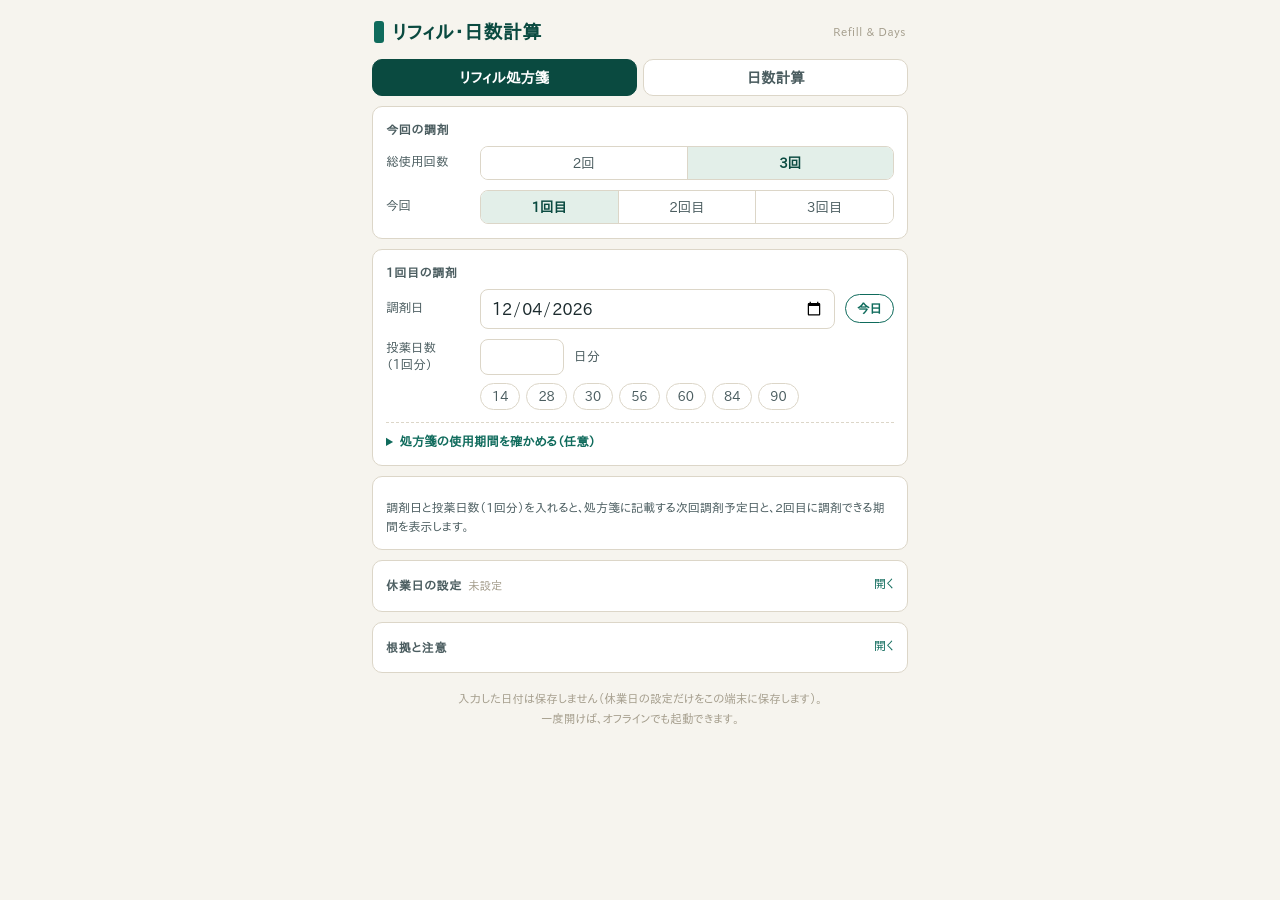
<file: refill/index.html>
<!DOCTYPE html>
<html lang="ja">
<head>
<meta charset="UTF-8">
<!-- 自分のオリジンのファイル以外は読み込まない。画面への文字列の直接書き込み（innerHTML等）も禁止（Trusted Types） -->
<meta http-equiv="Content-Security-Policy" content="default-src 'none'; script-src 'self'; style-src 'self'; img-src 'self'; connect-src 'self'; manifest-src 'self'; worker-src 'self'; base-uri 'none'; form-action 'none'; object-src 'none'; require-trusted-types-for 'script'; trusted-types refill-sw">
<meta name="referrer" content="no-referrer">
<meta name="viewport" content="width=device-width, initial-scale=1.0, viewport-fit=cover">
<meta name="theme-color" content="#0a4a40">
<meta name="mobile-web-app-capable" content="yes">
<meta name="apple-mobile-web-app-capable" content="yes">
<meta name="apple-mobile-web-app-status-bar-style" content="default">
<meta name="apple-mobile-web-app-title" content="リフィル日数">
<title>リフィル・日数計算</title>
<link rel="manifest" href="manifest.json">
<link rel="apple-touch-icon" href="apple-touch-icon.png">
<link rel="icon" type="image/png" sizes="192x192" href="icon-192.png">
<link rel="stylesheet" href="style.css">
<script src="core.js" defer></script>
<script src="sources.js" defer></script>
<script src="app.js" defer></script>
</head>
<body>
<div class="wrap">
  <h1><span class="mark"></span>リフィル・日数計算<small>Refill &amp; Days</small></h1>

  <div class="tabs" role="tablist" aria-label="計算の種類">
    <button type="button" role="tab" id="tabRefill" aria-controls="paneRefill" aria-selected="true">リフィル処方箋</button>
    <button type="button" role="tab" id="tabDays" aria-controls="paneDays" aria-selected="false">日数計算</button>
  </div>

  <!-- ======================= リフィル処方箋 ======================= -->
  <section id="paneRefill" role="tabpanel" aria-labelledby="tabRefill">
    <div class="card">
      <span class="section-label">今回の調剤</span>
      <div class="row"><div class="lb">総使用回数</div><div class="seg" id="usesSeg"></div></div>
      <div class="row"><div class="lb">今回</div><div class="seg" id="turnSeg"></div></div>
    </div>

    <!-- 1回目 -->
    <div class="card" id="firstCard">
      <span class="section-label">1回目の調剤</span>
      <div class="row"><label class="lb" for="f1Date">調剤日</label><input type="date" id="f1Date" min="1900-01-01" max="2099-12-31"><button type="button" class="today" data-today="f1Date">今日</button></div>
      <div class="row"><label class="lb" for="f1Days">投薬日数<br>（1回分）</label><input type="text" class="num" id="f1Days" inputmode="numeric" autocomplete="off" maxlength="5"><span class="unit">日分</span></div>
      <div class="chips indent" data-days-for="f1Days"></div>
      <details class="sub" id="f1Issue">
        <summary>処方箋の使用期間を確かめる（任意）</summary>
        <div class="row"><label class="lb" for="f1IssueDate">交付年月日</label><input type="date" id="f1IssueDate" min="1900-01-01" max="2099-12-31"></div>
        <div class="row"><label class="lb" for="f1Limit">使用期間の<br>記載（任意）</label><input type="date" id="f1Limit" min="1900-01-01" max="2099-12-31"></div>
        <div class="hint">使用期間の欄に日付がなければ、交付の日を含めて4日以内です。長期の旅行など特殊な事情で日付が書かれていれば、その日までです。</div>
      </details>
    </div>

    <!-- 2回目以降 -->
    <div class="card" id="laterCard" hidden>
      <span class="section-label" id="laterLabel">2回目の調剤</span>
      <div class="row"><div class="lb">予定日の確認</div><div class="seg" id="srcSeg"></div></div>
      <div id="srcWritten">
        <div class="row"><label class="lb" for="lSched">記載の次回<br>調剤予定日</label><input type="date" id="lSched" min="1900-01-01" max="2099-12-31"></div>
      </div>
      <div id="srcCalc" hidden>
        <div class="row"><label class="lb" for="lPrev">前回調剤日</label><input type="date" id="lPrev" min="1900-01-01" max="2099-12-31"></div>
        <div class="row"><label class="lb" for="lPrevDays">前回の<br>投薬日数</label><input type="text" class="num" id="lPrevDays" inputmode="numeric" autocomplete="off" maxlength="5"><span class="unit">日分</span></div>
        <div class="chips indent" data-days-for="lPrevDays"></div>
      </div>
      <div class="row"><label class="lb" for="lVisit">来局日</label><input type="date" id="lVisit" min="1900-01-01" max="2099-12-31"><button type="button" class="today" data-today="lVisit">今日</button></div>
      <div class="row"><label class="lb" for="lDays">今回の<br>投薬日数</label><input type="text" class="num" id="lDays" inputmode="numeric" autocomplete="off" maxlength="5"><span class="unit">日分</span></div>
      <div class="chips indent" data-days-for="lDays"></div>
      <div class="hint" id="lDaysHint">次の予定日と、最後の分の投薬期間が終わる日の計算に使います。</div>
    </div>

    <div id="refillOut" aria-live="polite"></div>
  </section>

  <!-- ======================= 日数計算 ======================= -->
  <section id="paneDays" role="tabpanel" aria-labelledby="tabDays" hidden>
    <div class="card">
      <div class="seg" id="modeSeg"></div>
      <div id="modeBetween" class="mode-body">
        <div class="row"><label class="lb" for="dFrom">開始日</label><input type="date" id="dFrom" min="1900-01-01" max="2099-12-31"><button type="button" class="today" data-today="dFrom">今日</button></div>
        <div class="row"><label class="lb" for="dTo">終了日</label><input type="date" id="dTo" min="1900-01-01" max="2099-12-31"><button type="button" class="today" data-today="dTo">今日</button></div>
      </div>
      <div id="modeShift" class="mode-body" hidden>
        <div class="row"><label class="lb" for="dBase">基準日</label><input type="date" id="dBase" min="1900-01-01" max="2099-12-31"><button type="button" class="today" data-today="dBase">今日</button></div>
        <div class="row"><label class="lb" for="dN">日数</label><input type="text" class="num" id="dN" inputmode="numeric" autocomplete="off" maxlength="5"><span class="unit">日</span></div>
        <div class="chips indent" data-days-for="dN"></div>
      </div>
    </div>
    <div id="daysOut" aria-live="polite"></div>
  </section>

  <!-- ======================= 共通：休業日・根拠 ======================= -->
  <details class="card basis" id="closedBox">
    <summary><span class="section-label">休業日の設定</span><span class="state" id="closedState"></span></summary>
    <div class="hint">設定すると、カレンダーで休業日に斜線を引き、期間内に来局できる日を数えます。調剤できる期間そのものは休業日でも変わりません。</div>
    <div class="row"><div class="lb">定休の曜日</div><div class="wk" id="wkChips"></div></div>
    <label class="toggle"><input type="checkbox" id="clHol">祝日・振替休日は休み</label>
    <label class="toggle"><input type="checkbox" id="clYearEnd">年末年始は休み（毎年くり返す）</label>
    <div class="ye-row" id="yeRow">
      <select id="yeFromM" aria-label="年末年始の開始 月"></select><span class="unit">月</span>
      <select id="yeFromD" aria-label="年末年始の開始 日"></select><span class="unit">日 〜</span>
      <select id="yeToM" aria-label="年末年始の終了 月"></select><span class="unit">月</span>
      <select id="yeToD" aria-label="年末年始の終了 日"></select><span class="unit">日</span>
    </div>
    <div class="hint warn" id="yeErr" hidden></div>

    <div class="ex-box">
      <div class="ex-title">臨時休業日（日付を指定）</div>
      <div class="row"><label class="lb" for="exFrom">日付</label><input type="date" id="exFrom" min="1900-01-01" max="2099-12-31"></div>
      <div class="row"><label class="lb" for="exTo">終了日<br>（期間のとき）</label><input type="date" id="exTo" min="1900-01-01" max="2099-12-31"></div>
      <div class="row ex-actions"><button type="button" class="today ex-add" id="exAdd">追加する</button></div>
      <div class="hint warn" id="exErr" hidden></div>
      <ul class="ex-list" id="exList"></ul>
      <button type="button" class="ex-clear" id="exClearPast" hidden>過ぎた臨時休業日をまとめて消す</button>
      <div class="hint">1日だけなら「日付」だけ、連休なら「終了日」も入れてください。今年だけ年末年始の日程が違う場合も、ここで追加できます。</div>
    </div>
    <div class="hint">この設定だけを、この端末に保存します。</div>
  </details>

  <details class="card basis" id="basisBox">
    <summary><span class="section-label">根拠と注意</span></summary>

    <h3>リフィル処方箋で調剤できる期間</h3>
    <ul>
      <li><b>1回目</b>：通常の処方箋と同じく、処方箋の使用期間内。使用期間の記載がなければ、交付の日を含めて4日以内。</li>
      <li><b>2回目以降</b>：前回の調剤日を起点とし、その回の投薬期間を経過する日が「次回調剤予定日」。調剤できるのはその前後7日以内。</li>
      <li>例：次回調剤予定日が6月13日なら、6月6日〜6月20日（予定日を含めて15日間）。</li>
      <li>期間外に受け付けた場合は調剤できない。期間より前に来局した患者には再来局を求める。</li>
      <li>服薬を終える前に次の調剤を受けられるよう、次回調剤予定日までの来局が望ましいと患者に伝える。</li>
    </ul>
    <div class="fig" id="figWindow"></div>
    <div class="src-list">
      <span class="src-k">出典（押すと該当部分を表示）</span>
      <button type="button" class="src-btn" data-src="ryotan" data-focus="i">療担規則 第20条第3号イ・ロ</button>
      <button type="button" class="src-btn" data-src="ryuui" data-focus="n4">留意事項通知（令和8年）通則4</button>
      <button type="button" class="src-btn" data-src="gigi" data-focus="q7">疑義解釈（その1）問7・問10</button>
    </div>

    <h3>このツールでの日付の数え方</h3>
    <div class="fig" id="figCount"></div>
    <ul>
      <li>次回調剤予定日＝前回の調剤日＋投薬日数（例：5月1日に30日分→5月31日）。通知の「前回の調剤日を起点とし、当該調剤に係る投薬期間を経過する日」を、調剤日を0日目、翌日を1日目として数えています。</li>
      <li>「全体の予定」の3回目以降は、前の回を予定日どおりに調剤した場合の日付です。前の回を早めたり遅らせたりすると、同じ日数だけずれます（その幅も表示します）。</li>
      <li>春分の日・秋分の日は、毎年2月の官報で翌年の日付が正式に決まります。このツールは計算式で求めています（2026年・2027年は内閣府の公表と一致することを確認済み）。祝日の表示は2007〜2099年です。</li>
    </ul>
    <div class="src-list">
      <span class="src-k">出典（押すと該当部分を表示）</span>
      <button type="button" class="src-btn" data-src="ryuui" data-focus="n4">留意事項通知（令和8年）通則4</button>
      <button type="button" class="src-btn" data-src="gigi" data-focus="q7">疑義解釈（その1）問7</button>
    </div>

    <h3>調剤の前に確かめること</h3>
    <ul>
      <li>総使用回数の上限は3回。処方箋の「リフィル可」欄の✓と回数を確かめる。</li>
      <li>リフィル処方箋にできない薬：投薬量に限度が定められている医薬品（新医薬品・麻薬・向精神薬など）と、鎮痛・消炎の効能・効果をもつ貼付剤（麻薬・向精神薬であるものと、専ら皮膚疾患に用いるものを除く）。</li>
      <li>服薬状況などからリフィル処方箋での調剤が不適切と判断したときは、調剤せずに受診を勧め、処方医に速やかに情報提供する。</li>
      <li>1回目・2回目（3回の場合）は、調剤日と次回調剤予定日を所定の欄に書き、薬局名と薬剤師名を余白か裏面に書いて、処方箋を患者に返す。写しは調剤録と一緒に、その調剤の終了日から3年間保管する。最後の回は調剤済処方箋として保管する。</li>
      <li>予定の時期に来局がなければ電話などで状況を確かめ、連絡がつかないときは必要に応じて処方医に情報提供する。別の薬局で次の調剤を受ける予定なら、調剤の状況などを伝えるか、記録を患者に渡す。</li>
    </ul>
    <div class="src-list">
      <span class="src-k">出典（押すと該当部分を表示）</span>
      <button type="button" class="src-btn" data-src="rikai" data-focus="p26a">保険調剤の理解のために（令和8年度）</button>
      <button type="button" class="src-btn" data-src="ryotan" data-focus="ro">療担規則 第20条第3号ロ（3回まで）</button>
      <button type="button" class="src-btn" data-src="ryuui" data-focus="n5">留意事項通知（令和8年）通則5</button>
      <button type="button" class="src-btn" data-src="gigi" data-focus="q8">疑義解釈（その1）問8</button>
    </div>

    <h3>国の通知に明記がない点</h3>
    <ul>
      <li>次回調剤予定日の日付の計算例。通知は「投薬期間を経過する日を次回調剤予定日（実際に投薬が終了する日）」とするだけで、例はありません。このツールは調剤日＋投薬日数で計算しますが、調剤日を1日目と数えると1日早くなります。期間の最初の日や最後の日に来局したときは、処方箋の記載も確かめてください。</li>
      <li>残薬調整で日数を減らした場合の次回調剤予定日の扱い。京都府薬剤師会の研修会Q&amp;Aでは「残薬調整をしても次回の調剤予定日は変わらない」と回答しています（国の通知ではありません）。</li>
      <li>休薬期間のある薬（例：21日服用・7日休薬）は、休薬期間を含めて投薬期間とするのが通常の考え方です。医師の意図がはっきりしないときは疑義照会で確かめます（同Q&amp;A）。</li>
    </ul>
    <div class="src-list">
      <span class="src-k">出典（押すと該当部分を表示）</span>
      <button type="button" class="src-btn" data-src="ryuui" data-focus="n4">留意事項通知（令和8年）通則4</button>
      <button type="button" class="src-btn" data-src="kyoto" data-focus="zan">京都府薬剤師会 研修会Q&amp;A</button>
    </div>
    <p class="src">このツールは計算の補助です。最終的な判断は、処方箋の記載と最新の通知に基づいて薬剤師が行ってください。</p>
  </details>

  <dialog id="srcDialog" aria-labelledby="svTitle">
    <div class="sv-head">
      <div class="sv-titles">
        <div class="sv-title" id="svTitle"></div>
        <div class="sv-org" id="svOrg"></div>
      </div>
      <button type="button" class="sv-close" id="svClose" aria-label="閉じる">閉じる</button>
    </div>
    <div class="sv-body" id="svBody"></div>
  </dialog>

  <footer>入力した日付は保存しません（休業日の設定だけをこの端末に保存します）。<br>一度開けば、オフラインでも起動できます。</footer>
</div>
</body>
</html>
</file>
<file: drill/style.css>
:root{
  --ink:#1c2b2e;
  --ink-soft:#4b5d60;
  --paper:#f6f4ee;
  --panel:#ffffff;
  --line:#dcd6c8;
  --accent:#0f6b5c;
  --accent-soft:#e3efe9;
  --accent-deep:#0a4a40;
  --warn:#b5482c;
  --warn-soft:#f8ece7;
  --mute:#a49d8c;
  --radius:10px;
  --mono:"SFMono-Regular",Consolas,"Liberation Mono",Menlo,monospace;
  /* パターン別の色 */
  --c-w2rx:#0f6b5c;  --s-w2rx:#e3efe9;
  --c-w2prod:#1f5f8b;--s-w2prod:#e4eef6;
  --c-rx2w:#8a5a00;  --s-rx2w:#f6eedb;
  --c-conv:#5b4b8a;  --s-conv:#ece8f5;
  --c-audit:#b5482c; --s-audit:#f8ece7;
  --c-recall:#5e6b1f;--s-recall:#eef0dc;
  --c-age2rx:#7a3e6b;--s-age2rx:#f3e6ef;
  --c-cap:#7a2f2f;   --s-cap:#f5e5e2;
  --c-strength:#2f5a7a;--s-strength:#e2ecf3;
}
*{box-sizing:border-box;}
[hidden]{display:none !important;}
html,body{
  margin:0;padding:0;
  background:var(--paper);
  color:var(--ink);
  font-family:-apple-system,BlinkMacSystemFont,"Hiragino Sans","Yu Gothic","Noto Sans JP","IPAexGothic","IPAPGothic",sans-serif;
  -webkit-tap-highlight-color:transparent;
  font-size:15px;
  line-height:1.5;
  font-variant-numeric:tabular-nums;
}
button,a.btn{font-family:inherit;touch-action:manipulation;}
.wrap{max-width:560px;margin:0 auto;padding:14px 12px calc(28px + env(safe-area-inset-bottom));}

h1{
  font-size:19px;margin:4px 2px 12px;display:flex;align-items:center;gap:8px;
  color:var(--accent-deep);letter-spacing:.02em;
}
h1 small{font-size:11px;color:var(--mute);font-weight:500;letter-spacing:.06em;margin-left:auto;}
h1 .mark{width:10px;height:22px;border-radius:3px;background:var(--accent);display:inline-block;}

.card{
  background:var(--panel);border:1px solid var(--line);border-radius:var(--radius);
  padding:13px 13px 14px;margin-bottom:10px;
}
.section-label{display:block;font-size:12px;font-weight:700;color:var(--ink-soft);letter-spacing:.06em;margin-bottom:8px;}
.section-label.sub{margin-top:12px;}
.section-label-row{display:flex;align-items:center;justify-content:space-between;margin-bottom:8px;}
.section-label-row .section-label{margin-bottom:0;}
.hint{font-size:12px;color:var(--ink-soft);margin-top:8px;}
.notice{
  background:var(--warn-soft);border:1px solid #e8cbbf;color:#7a2f1c;
  border-radius:var(--radius);padding:9px 11px;font-size:12.5px;margin-bottom:10px;
}
footer{font-size:11.5px;color:var(--mute);text-align:center;margin-top:16px;line-height:1.7;}

/* ---------- ボタン ---------- */
.btn{
  display:inline-flex;align-items:center;justify-content:center;
  border:none;border-radius:var(--radius);background:var(--accent);color:#fff;
  font-size:15px;font-weight:700;padding:11px 14px;cursor:pointer;width:100%;
  text-decoration:none;
}
.btn:active{background:var(--accent-deep);}
.btn:focus-visible,.keypad button:focus-visible,.choices button:focus-visible{outline:3px solid #9fd8c8;outline-offset:2px;}
.btn.big{font-size:20px;padding:16px;letter-spacing:.1em;}
.btn.ghost{background:var(--panel);color:var(--accent);border:1px solid var(--accent);}
.btn.ghost:active{background:var(--accent-soft);}
.btn.small{font-size:13px;padding:8px 10px;font-weight:600;}
.btn-row{display:flex;gap:8px;margin-top:10px;}
.btn-row .btn{flex:1;}
.link-btn{background:none;border:none;color:var(--accent);font-size:12.5px;padding:2px 0;cursor:pointer;}
.link-btn.quiet{color:var(--mute);}
.icon-btn{
  width:38px;height:38px;border-radius:50%;border:1px solid var(--line);background:var(--panel);
  color:var(--ink-soft);font-size:16px;cursor:pointer;flex:none;
}

/* ---------- ホーム ---------- */
.start-meta{font-size:12.5px;color:var(--ink-soft);margin-top:9px;text-align:center;}
.srs{display:flex;gap:6px;margin-top:9px;}
.srs .s{flex:1;text-align:center;background:var(--paper);border-radius:8px;padding:6px 4px;}
.srs .s b{display:block;font-size:17px;color:var(--ink);}
.srs .s span{font-size:11px;color:var(--ink-soft);}
.srs .s.due b{color:var(--warn);}

.chips{display:flex;flex-wrap:wrap;gap:6px;}
.chip{
  border:1px solid var(--line);background:var(--panel);color:var(--ink-soft);
  border-radius:999px;padding:7px 12px;font-size:13px;cursor:pointer;
}
.chip.on{color:#fff;font-weight:700;}
.chip.on.p-w2rx{background:var(--c-w2rx);border-color:var(--c-w2rx);}
.chip.on.p-w2prod{background:var(--c-w2prod);border-color:var(--c-w2prod);}
.chip.on.p-rx2w{background:var(--c-rx2w);border-color:var(--c-rx2w);}
.chip.on.p-conv{background:var(--c-conv);border-color:var(--c-conv);}
.chip.on.p-audit{background:var(--c-audit);border-color:var(--c-audit);}
.chip.on.p-recall{background:var(--c-recall);border-color:var(--c-recall);}
.chip.on.p-age2rx{background:var(--c-age2rx);border-color:var(--c-age2rx);}
.chip.on.p-cap{background:var(--c-cap);border-color:var(--c-cap);}
.chip.on.p-strength{background:var(--c-strength);border-color:var(--c-strength);}

.row{display:flex;align-items:center;gap:10px;margin-top:10px;}
.row .lb{width:72px;flex:none;font-size:12.5px;color:var(--ink-soft);}
.seg{display:flex;flex:1;border:1px solid var(--line);border-radius:8px;overflow:hidden;}
.seg button{
  flex:1;border:none;background:var(--panel);color:var(--ink-soft);font-size:13px;
  padding:8px 4px;cursor:pointer;border-left:1px solid var(--line);
}
.seg button:first-child{border-left:none;}
.seg button.on{background:var(--accent-soft);color:var(--accent-deep);font-weight:700;}

.best-box{display:flex;align-items:baseline;gap:8px;}
.best-box .bv{font-size:22px;font-weight:700;color:var(--accent-deep);font-family:var(--mono);}
.best-box .bl{font-size:12px;color:var(--ink-soft);}
.hist{font-size:12.5px;color:var(--ink-soft);margin-top:6px;}
.hist div{display:flex;justify-content:space-between;border-top:1px dashed var(--line);padding:4px 0;}
.hist div:first-child{border-top:none;}
.weak div{display:flex;justify-content:space-between;gap:8px;font-size:12.5px;padding:4px 0;border-top:1px dashed var(--line);}
.weak div:first-child{border-top:none;}
.weak .wn{overflow:hidden;text-overflow:ellipsis;white-space:nowrap;}
.weak .wr{flex:none;color:var(--warn);font-weight:600;}
.empty{font-size:12.5px;color:var(--mute);}

/* ---------- 出題 ---------- */
.quiz{display:flex;flex-direction:column;min-height:calc(100dvh - 42px - env(safe-area-inset-bottom));}
.qbar{display:flex;align-items:center;gap:10px;margin-bottom:10px;}
.prog{flex:1;}
.prog-n{font-size:12px;color:var(--ink-soft);}
.pbar{height:5px;background:var(--line);border-radius:3px;overflow:hidden;margin-top:3px;}
.pbar i{display:block;height:100%;width:0;background:var(--accent);transition:width .2s;}
.timer{font-family:var(--mono);font-size:22px;font-weight:700;color:var(--accent-deep);min-width:76px;text-align:right;}

.qcard{margin-bottom:10px;background:var(--panel);border:1px solid var(--line);border-radius:var(--radius);padding:12px 13px;}
.qtop{display:flex;align-items:center;gap:8px;}
.pchip{font-size:11.5px;font-weight:700;border-radius:999px;padding:2px 9px;flex:none;}
.pchip.p-w2rx{color:var(--c-w2rx);background:var(--s-w2rx);}
.pchip.p-w2prod{color:var(--c-w2prod);background:var(--s-w2prod);}
.pchip.p-rx2w{color:var(--c-rx2w);background:var(--s-rx2w);}
.pchip.p-conv{color:var(--c-conv);background:var(--s-conv);}
.pchip.p-audit{color:var(--c-audit);background:var(--s-audit);}
.pchip.p-recall{color:var(--c-recall);background:var(--s-recall);}
.pchip.p-age2rx{color:var(--c-age2rx);background:var(--s-age2rx);}
.pchip.p-cap{color:var(--c-cap);background:var(--s-cap);}
.pchip.p-strength{color:var(--c-strength);background:var(--s-strength);}
.qsub{font-size:12px;color:var(--mute);overflow:hidden;text-overflow:ellipsis;white-space:nowrap;}
.qtitle{font-size:19px;font-weight:700;margin-top:6px;line-height:1.35;word-break:break-all;}
.facts{margin:8px 0 0;display:grid;grid-template-columns:auto 1fr;gap:4px 10px;align-items:baseline;}
.facts dt{font-size:12px;color:var(--ink-soft);}
.facts dd{margin:0;font-size:20px;font-weight:700;font-family:var(--mono);}
.ask{margin-top:10px;font-size:15px;font-weight:700;color:var(--accent-deep);}

.answer{margin-top:0;display:flex;flex-direction:column;flex:1;justify-content:flex-end;}
.display{
  display:flex;align-items:baseline;justify-content:flex-end;gap:6px;
  background:var(--panel);border:2px solid var(--accent);border-radius:var(--radius);
  padding:6px 12px;min-height:54px;
}
.display .dv{font-family:var(--mono);font-size:30px;font-weight:700;}
.display .dv.ph{color:var(--line);}
.display .du{font-size:14px;color:var(--ink-soft);}
.display.shake{animation:shake .25s;}
@keyframes shake{25%{transform:translateX(-5px);}75%{transform:translateX(5px);}}

.keypad{
  display:grid;grid-template-columns:repeat(4,1fr);grid-auto-rows:minmax(54px,1fr);gap:7px;margin-top:8px;flex:1;
  max-height:300px;
}
.keypad button{
  border:1px solid var(--line);background:var(--panel);border-radius:var(--radius);
  font-size:24px;font-weight:600;color:var(--ink);cursor:pointer;font-family:var(--mono);
}
.keypad button:active{background:var(--accent-soft);}
.keypad .k-fn{font-size:16px;color:var(--ink-soft);font-family:inherit;}
.keypad .k-ok{grid-row:span 2;background:var(--accent);color:#fff;border-color:var(--accent);font-size:18px;font-family:inherit;font-weight:700;}
.keypad .k-ok:active{background:var(--accent-deep);}
.keypad .k-zero{grid-column:span 2;}

.choices{display:grid;grid-template-columns:1fr 1fr;gap:8px;margin-top:2px;}
.choices.three{grid-template-columns:1fr 1fr 1fr;}
.choices button{
  border:1px solid var(--line);background:var(--panel);border-radius:var(--radius);
  min-height:76px;font-size:22px;font-weight:700;color:var(--ink);cursor:pointer;font-family:var(--mono);
  display:flex;flex-direction:column;align-items:center;justify-content:center;gap:2px;
}
.choices button small{font-size:11.5px;font-weight:500;color:var(--ink-soft);font-family:inherit;}
.choices button:active{background:var(--accent-soft);}
.choices.three button{font-family:inherit;font-size:19px;min-height:88px;}
.choices button .kb{font-size:10px;color:var(--mute);font-weight:500;}
/* 複数選択（含量）：選んだ選択肢と決定ボタン */
.choices button.sel{background:var(--accent-soft);border:2px solid var(--accent);color:var(--accent-deep);}
.choices button.sel::before{content:"✓";font-size:13px;font-family:inherit;color:var(--accent);}
.choices button.cok{grid-column:1/-1;min-height:58px;background:var(--accent);color:#fff;border-color:var(--accent);font-family:inherit;font-size:18px;}
.choices button.cok:active{background:var(--accent-deep);}
.choices.shake{animation:shake .25s;}
/* 複数入力（含量）：入力済みの規格と追加ボタン */
.multi{display:flex;align-items:center;gap:8px;margin-bottom:8px;min-height:44px;}
.mlist{flex:1;display:flex;flex-wrap:wrap;gap:6px;min-width:0;}
.mlist button{border:1px solid var(--accent);background:var(--accent-soft);color:var(--accent-deep);border-radius:999px;
  padding:5px 10px;font-size:15px;font-weight:700;font-family:var(--mono);cursor:pointer;}
.mlist .mph{font-size:12px;color:var(--ink-soft);}
.madd{flex:0 0 auto;border:1px solid var(--accent);background:var(--panel);color:var(--accent-deep);border-radius:var(--radius);
  min-height:44px;padding:0 14px;font-size:15px;font-weight:700;cursor:pointer;}
.madd:active{background:var(--accent-soft);}

.feedback{
  margin-top:auto;background:var(--panel);border-radius:var(--radius);padding:14px 13px 16px;
  border:2px solid var(--accent);text-align:center;cursor:pointer;min-height:140px;
  display:flex;flex-direction:column;align-items:center;justify-content:center;
}
.feedback.ng{border-color:var(--warn);background:var(--warn-soft);}
.fb-head{font-size:46px;font-weight:800;line-height:1;color:var(--accent);}
.feedback.ng .fb-head{color:var(--warn);}
.fb-ans{font-size:14px;margin-top:8px;color:var(--ink-soft);}
.fb-ans b{font-family:var(--mono);font-size:24px;color:var(--ink);margin-left:4px;}
.quiz.review .timer{color:var(--mute);}
.quiz.review .pbar i{background:var(--warn);}

/* ---------- 結果 ---------- */
.result-card{text-align:center;}
.score{font-family:var(--mono);font-size:44px;font-weight:800;color:var(--accent-deep);line-height:1.1;}
.score small{font-size:16px;font-weight:600;margin-left:3px;}
.score-sub{font-size:13px;color:var(--ink-soft);margin-top:6px;}
.best-flag{font-size:14px;font-weight:700;margin-top:6px;color:var(--ink-soft);}
.best-flag.new{color:var(--warn);}
.rv{border-top:1px dashed var(--line);padding:8px 0;}
.rv:first-child{border-top:none;}
.rv-h{display:flex;align-items:center;gap:6px;font-size:13px;}
.rv-h .mk{font-weight:800;width:18px;flex:none;}
.rv.ok .mk{color:var(--accent);}
.rv.ng .mk{color:var(--warn);}
.rv-h .nm{flex:1;overflow:hidden;text-overflow:ellipsis;white-space:nowrap;}
.rv-h .tm{font-family:var(--mono);font-size:12px;color:var(--ink-soft);flex:none;}
.rv-a{font-size:12.5px;color:var(--ink-soft);margin:3px 0 0 24px;}
.rv-a b{color:var(--ink);font-family:var(--mono);}
.rv-d{margin:4px 0 0 24px;}
.rv-d summary{font-size:12px;color:var(--accent);cursor:pointer;}
.rv-x{margin:4px 0 0;padding-left:0;list-style:none;font-size:12.5px;font-family:var(--mono);color:var(--ink);}
.rv-x li{margin:2px 0;}
.rv-m{margin-top:6px;background:var(--accent-soft);border-radius:6px;padding:5px 8px;font-size:12.5px;color:var(--accent-deep);}
.rv-ml{display:block;font-size:11px;font-weight:700;letter-spacing:.06em;}
.rv-n{margin-top:5px;font-size:11.5px;color:var(--ink-soft);}

.toast{
  position:fixed;left:50%;bottom:calc(24px + env(safe-area-inset-bottom));transform:translateX(-50%) translateY(20px);
  background:var(--ink);color:#fff;font-size:13px;padding:9px 14px;border-radius:999px;
  opacity:0;pointer-events:none;transition:opacity .2s,transform .2s;max-width:90vw;
}
.toast.show{opacity:1;transform:translateX(-50%) translateY(0);}

@media (prefers-reduced-motion:reduce){
  *{transition:none !important;animation:none !important;}
}

/* 画面の低い端末：1画面に収める */
@media (max-height:720px){
  .wrap{padding-top:8px;}
  .quiz{min-height:calc(100dvh - 36px - env(safe-area-inset-bottom));}
  .qbar{margin-bottom:6px;}
  .qcard{padding:9px 11px;margin-bottom:6px;}
  .qtitle{font-size:17px;margin-top:3px;}
  .facts{margin-top:4px;}
  .facts dd{font-size:18px;}
    .ask{margin-top:6px;font-size:14px;}
  .display{min-height:46px;padding:3px 12px;}
  .display .dv{font-size:26px;}
  .keypad{grid-auto-rows:minmax(46px,1fr);gap:6px;margin-top:6px;}
  .choices button{min-height:62px;}
}

/* 判定基準と根拠 */
.basis summary{cursor:pointer;margin-bottom:0;list-style:none;}
.basis summary::-webkit-details-marker{display:none;}
.basis summary::after{content:'開く';float:right;font-weight:500;color:var(--accent);font-size:12px;letter-spacing:0;}
.basis[open] summary::after{content:'閉じる';}
.basis[open] summary{margin-bottom:8px;}
.basis p{font-size:12.5px;line-height:1.65;margin:0 0 8px;}

/* 出題する薬・グループ */
.row.between{justify-content:space-between;}
.hint.flat{margin-top:0;}
.hint.warn{color:var(--warn);}
.btn.auto{width:auto;flex:none;}
.suggest{background:var(--accent-soft);border:1px solid #bcdccf;border-radius:8px;padding:9px 10px;margin-top:10px;font-size:13px;color:var(--accent-deep);}
.suggest .btn{margin-top:8px;}
.grp{border:1px solid var(--line);border-radius:8px;padding:8px 10px;margin-top:8px;}
.grp.on{border-color:var(--accent);background:#fbfdfc;}
.grp-on{display:flex;align-items:center;gap:8px;cursor:pointer;}
.grp-on input{width:20px;height:20px;accent-color:var(--accent);flex:none;}
.grp-nm{font-weight:700;font-size:14px;overflow:hidden;text-overflow:ellipsis;white-space:nowrap;}
.grp-info{display:flex;align-items:center;gap:8px;font-size:12px;color:var(--ink-soft);margin:6px 0 0 28px;}
.grp-info .bar{flex:1;height:6px;background:var(--line);border-radius:3px;overflow:hidden;min-width:40px;}
.grp-info .bar i{display:block;height:100%;background:var(--c-rx2w);}
.grp-info .bar i.ok{background:var(--accent);}
.grp-pct{flex:none;font-weight:600;color:var(--ink);}
.grp-tools{display:flex;justify-content:flex-end;gap:14px;margin-top:2px;}

/* 出題の比率 */
.wrow{margin-top:6px;}
.wrow .lb{width:96px;}
.wrow.off{opacity:.45;}
.rate{margin-top:10px;}
.rate-top{display:flex;justify-content:space-between;align-items:baseline;gap:8px;}
.rate-l{font-size:13px;color:var(--ink);}
.rate-v{font-family:var(--mono);font-weight:700;color:var(--accent-deep);}
.rate input[type=range]{width:100%;accent-color:var(--accent);margin:4px 0 0;}
.rate .hint{margin-top:2px;}

/* 薬を選ぶ画面 */
.pick-head{display:flex;align-items:center;gap:10px;margin:2px 0 10px;}
.pick-h1{margin:0;font-size:18px;}
.tin{width:100%;font-size:16px;padding:9px 10px;border:1px solid var(--line);border-radius:8px;background:var(--panel);color:var(--ink);font-family:inherit;margin-top:6px;}
.tin:focus{outline:2px solid #9fd8c8;border-color:var(--accent);}
.small-chips{margin-top:8px;}
.small-chips .chip{padding:5px 10px;font-size:12px;}
.dlist{margin-top:6px;border-top:1px solid var(--line);max-height:52vh;overflow-y:auto;}
.drow{display:flex;align-items:center;gap:9px;padding:8px 2px;border-bottom:1px dashed var(--line);cursor:pointer;}
.drow input{width:20px;height:20px;accent-color:var(--accent);flex:none;}
.dname{flex:1;font-size:14px;min-width:0;}
.dname small{display:block;font-size:11px;color:var(--mute);}
.dtag{flex:none;font-size:11px;color:var(--ink-soft);background:var(--paper);border-radius:999px;padding:2px 8px;}
.del-row{text-align:center;margin-top:12px;}
</file>
<file: refill/style.css>
/* リフィル・日数計算  style.css（シリーズ共通の配色・部品に合わせる） */
:root{
  --ink:#1c2b2e;
  --ink-soft:#4b5d60;
  --paper:#f6f4ee;
  --panel:#ffffff;
  --line:#dcd6c8;
  --accent:#0f6b5c;
  --accent-soft:#e3efe9;
  --accent-deep:#0a4a40;
  --warn:#b5482c;
  --warn-soft:#f8ece7;
  --caution:#8a5a00;
  --caution-soft:#f6eedb;
  --mute:#a49d8c;
  --radius:10px;
  --mono:"SFMono-Regular",Consolas,"Liberation Mono",Menlo,monospace;
}
*{box-sizing:border-box;}
[hidden]{display:none !important;}
html,body{
  margin:0;padding:0;
  background:var(--paper);
  color:var(--ink);
  font-family:-apple-system,BlinkMacSystemFont,"Hiragino Sans","Yu Gothic","Noto Sans JP","IPAexGothic","IPAPGothic",sans-serif;
  -webkit-tap-highlight-color:transparent;
  -webkit-text-size-adjust:100%;
  font-size:15px;
  line-height:1.5;
  font-variant-numeric:tabular-nums;
}
button{font-family:inherit;touch-action:manipulation;}
.wrap{max-width:560px;margin:0 auto;padding:14px 12px calc(28px + env(safe-area-inset-bottom));}

h1{
  font-size:19px;margin:4px 2px 12px;display:flex;align-items:center;gap:8px;
  color:var(--accent-deep);letter-spacing:.02em;
}
h1 small{font-size:11px;color:var(--mute);font-weight:500;letter-spacing:.06em;margin-left:auto;}
h1 .mark{width:10px;height:22px;border-radius:3px;background:var(--accent);display:inline-block;}

/* ---------- タブ ---------- */
.tabs{display:flex;gap:6px;margin-bottom:10px;}
.tabs button{
  flex:1;border:1px solid var(--line);background:var(--panel);color:var(--ink-soft);
  font-size:14.5px;font-weight:700;padding:10px 6px;border-radius:var(--radius);cursor:pointer;
}
.tabs button[aria-selected="true"]{background:var(--accent-deep);border-color:var(--accent-deep);color:#fff;}
.tabs button:focus-visible,.seg button:focus-visible,.chip:focus-visible,.today:focus-visible{outline:3px solid #9fd8c8;outline-offset:2px;}

/* ---------- カード・見出し ---------- */
.card{
  background:var(--panel);border:1px solid var(--line);border-radius:var(--radius);
  padding:13px 13px 14px;margin-bottom:10px;
}
.section-label{display:block;font-size:12px;font-weight:700;color:var(--ink-soft);letter-spacing:.06em;margin-bottom:8px;}
.hint{font-size:12px;color:var(--ink-soft);margin-top:8px;line-height:1.55;}
.hint.warn{color:var(--warn);}

/* ---------- 入力 ---------- */
.row{display:flex;align-items:center;gap:10px;margin-top:10px;}
.row:first-of-type{margin-top:0;}
.row .lb{width:84px;flex:none;font-size:12.5px;color:var(--ink-soft);line-height:1.3;}
.row .lb.wide{width:auto;}
.seg{display:flex;flex:1;border:1px solid var(--line);border-radius:8px;overflow:hidden;}
.seg button{
  flex:1;border:none;background:var(--panel);color:var(--ink-soft);font-size:13.5px;
  padding:9px 4px;cursor:pointer;border-left:1px solid var(--line);
}
.seg button:first-child{border-left:none;}
.seg button[aria-pressed="true"]{background:var(--accent-soft);color:var(--accent-deep);font-weight:700;}
.seg button:disabled{color:#c9c2ac;background:#faf9f5;cursor:not-allowed;}

input[type="date"],input[type="text"]{
  font-family:inherit;font-size:16px;color:var(--ink);border:1px solid var(--line);
  border-radius:8px;background:#fff;padding:8px 10px;min-width:0;
}
input[type="date"]{flex:1;min-height:40px;}
input[type="text"].num{width:84px;font-family:var(--mono);text-align:right;font-weight:700;}
input:focus{outline:2px solid var(--accent-soft);border-color:var(--accent);}
input.bad{border-color:var(--warn);background:var(--warn-soft);}
.unit{font-size:13px;color:var(--ink-soft);}
.today{
  flex:none;border:1px solid var(--accent);background:var(--panel);color:var(--accent);
  border-radius:999px;font-size:12.5px;font-weight:700;padding:7px 11px;cursor:pointer;
}
.today:active{background:var(--accent);color:#fff;}
.chips{display:flex;flex-wrap:wrap;gap:6px;margin-top:8px;}
.chip{
  border:1px solid var(--line);background:var(--panel);color:var(--ink-soft);
  border-radius:999px;padding:6px 11px;font-size:13px;cursor:pointer;font-weight:600;
}
.chip[aria-pressed="true"]{background:var(--accent);border-color:var(--accent);color:#fff;}
.chips.indent{margin-left:94px;}
.mode-body{margin-top:12px;}
.sub{margin-top:12px;border-top:1px dashed var(--line);padding-top:10px;}
.sub summary{font-size:12.5px;color:var(--accent);cursor:pointer;font-weight:700;}
.sub[open] summary{margin-bottom:4px;}

/* ---------- 結果 ---------- */
.out-card{border-color:#bcdccf;}
.big{
  background:var(--accent-soft);border-radius:8px;padding:10px 12px;margin-bottom:10px;
}
.big .k{font-size:12px;font-weight:700;color:var(--accent-deep);letter-spacing:.04em;}
.big .v{font-size:22px;font-weight:800;color:var(--accent-deep);margin-top:2px;line-height:1.3;}
.big .s{font-size:12px;color:var(--ink-soft);margin-top:3px;}
.kv{display:flex;align-items:baseline;gap:10px;padding:7px 0;border-top:1px solid #eeeae0;}
.kv:first-child{border-top:none;}
.kv .k{width:96px;flex:none;font-size:12.5px;color:var(--ink-soft);}
.kv .v{flex:1;font-size:15px;font-weight:700;}
.kv .v small{display:block;font-size:12px;font-weight:500;color:var(--ink-soft);margin-top:1px;}
.badge{
  display:inline-block;font-size:11px;font-weight:700;border-radius:999px;padding:1px 8px;margin-left:6px;
  vertical-align:2px;background:#f1ede3;color:var(--ink-soft);
}
.badge.closed{background:var(--warn-soft);color:var(--warn);}
.badge.hol{background:#f5e5e2;color:#7a2f2f;}

/* 判定 */
.verdict{border-radius:8px;padding:11px 12px;margin-bottom:10px;border:1px solid;}
.verdict .t{font-size:18px;font-weight:800;}
.verdict .d{font-size:13px;margin-top:3px;line-height:1.55;}
.verdict.ok{background:var(--accent-soft);border-color:#bcdccf;color:var(--accent-deep);}
.verdict.early{background:var(--caution-soft);border-color:#e6d3a6;color:#5e3d00;}
.verdict.late{background:var(--warn-soft);border-color:#e8cbbf;color:#7a2f1c;}
.note{font-size:12.5px;line-height:1.6;color:var(--ink-soft);background:var(--paper);border-radius:8px;padding:8px 10px;margin-top:8px;}
.note.warn{background:var(--warn-soft);color:#7a2f1c;}

/* カレンダー */
.cal{display:grid;grid-template-columns:repeat(7,1fr);gap:3px;margin-top:10px;}
.cal .h{font-size:11px;text-align:center;color:var(--ink-soft);padding-bottom:2px;}
.cal .h.sun{color:var(--warn);} .cal .h.sat{color:#1f5f8b;}
.cal .c{
  position:relative;border-radius:6px;min-height:44px;padding:3px 2px 2px;text-align:center;
  font-size:13px;font-weight:700;background:#fff;border:1px solid transparent;color:#c9c2ac;
}
.cal .c .m{font-size:9.5px;font-weight:600;display:block;line-height:1.1;}
.cal .c .l{display:block;font-size:9.5px;font-weight:700;line-height:1.2;margin-top:1px;white-space:nowrap;overflow:hidden;text-overflow:ellipsis;}
.cal .c.in{background:var(--accent-soft);color:var(--ink);border-color:#cfe2da;}
.cal .c.in.sun,.cal .c.in.hol{color:var(--warn);}
.cal .c.in.sat{color:#1f5f8b;}
.cal .c.closed{background:repeating-linear-gradient(-45deg,#f3eee4 0 4px,#e9e2d4 4px 8px);border-color:#e0d8c6;color:var(--mute);}
.cal .c.in.sched,.cal .c.in.sched.sun,.cal .c.in.sched.sat,.cal .c.in.sched.hol{background:var(--accent);border-color:var(--accent);color:#fff;}
.cal .c.in.sched.closed{background:repeating-linear-gradient(-45deg,#0f6b5c 0 4px,#2b7d6f 4px 8px);color:#fff;}
.cal .c.visit{outline:3px solid var(--caution);outline-offset:-3px;}
.cal .c.visit.bad{outline-color:var(--warn);}
.legend{display:flex;flex-wrap:wrap;gap:4px 12px;font-size:11.5px;color:var(--ink-soft);margin-top:7px;}
.legend i{display:inline-block;width:12px;height:12px;border-radius:3px;vertical-align:-2px;margin-right:4px;}
.legend .lg-in{background:var(--accent-soft);border:1px solid #cfe2da;}
.legend .lg-s{background:var(--accent);}
.legend .lg-c{background:repeating-linear-gradient(-45deg,#f3eee4 0 3px,#e9e2d4 3px 6px);border:1px solid #e0d8c6;}
.legend .lg-v{border:2px solid var(--caution);}

/* 全体の予定 */
.plan{width:100%;border-collapse:collapse;font-size:13.5px;margin-top:4px;}
.plan th{font-size:11.5px;color:var(--ink-soft);font-weight:600;text-align:left;padding:4px 4px;border-bottom:1px solid var(--line);}
.plan td{padding:7px 4px;border-bottom:1px solid #eeeae0;vertical-align:top;}
.plan td.k{font-weight:800;color:var(--accent-deep);white-space:nowrap;width:46px;}
.plan td small{display:block;font-size:11.5px;color:var(--ink-soft);font-weight:500;}
.plan tr.end td{background:#faf9f5;}

/* 日数計算の結果（2通りを並べる） */
.pair{display:grid;grid-template-columns:1fr;gap:8px;}
@media (min-width:420px){ .pair{grid-template-columns:1fr 1fr;} }
.pair .p{border:1px solid var(--line);border-radius:8px;padding:9px 10px;background:#fff;}
.pair .p.main{border-color:#bcdccf;background:var(--accent-soft);}
.pair .p .k{font-size:12px;font-weight:700;color:var(--ink-soft);line-height:1.4;}
.pair .p.main .k{color:var(--accent-deep);}
.pair .p .v{font-size:19px;font-weight:800;margin-top:3px;line-height:1.3;}
.pair .p.main .v{color:var(--accent-deep);}
.pair .p .s{font-size:11.5px;color:var(--ink-soft);margin-top:3px;line-height:1.5;}
.ruler{font-family:var(--mono);font-size:11.5px;color:var(--ink-soft);margin-top:8px;line-height:1.6;}

/* 休業日・根拠 */
.basis summary{cursor:pointer;list-style:none;}
.basis summary::-webkit-details-marker{display:none;}
.basis summary::after{content:'開く';float:right;font-weight:500;color:var(--accent);font-size:12px;letter-spacing:0;}
.basis[open] summary::after{content:'閉じる';}
.basis summary .section-label{display:inline;margin:0;}
.basis summary .state{font-size:11.5px;color:var(--mute);margin-left:6px;font-weight:500;}
.basis[open] summary{margin-bottom:10px;}
.basis h3{font-size:13px;margin:12px 0 4px;color:var(--accent-deep);}
.basis h3:first-of-type{margin-top:0;}
.basis p,.basis li{font-size:12.5px;line-height:1.65;}
.basis p{margin:0 0 6px;}
.basis ul{margin:0 0 6px;padding-left:18px;}
.basis .src{font-size:11.5px;color:var(--ink-soft);}
.wk{display:flex;gap:5px;flex-wrap:wrap;}
.wk .chip{min-width:40px;text-align:center;}
.toggle{display:flex;align-items:center;gap:8px;margin-top:10px;font-size:13.5px;cursor:pointer;}
.toggle input{width:20px;height:20px;accent-color:var(--accent);flex:none;margin:0;}

/* 根拠と注意の図（日付は1回目の入力に連動） */
.fig{margin:6px 0 12px;}
.fig svg{display:block;width:100%;height:auto;}
.fig text{font-family:inherit;}
.fig .ft{font-size:13px;font-weight:700;fill:var(--accent-deep);}
.fig .fs{font-size:12px;fill:var(--ink-soft);}
.fig .fn{font-size:14px;font-weight:700;fill:var(--ink);}
.fig .fn.w{fill:#fff;}
.fig .fb{font-size:13.5px;font-weight:700;fill:var(--accent-deep);}
.fig .fc{font-size:12.5px;fill:var(--accent-deep);}
.fig .cell{fill:#fff;stroke:var(--line);}
.fig .cell-d{fill:#f1ede3;stroke:#cfc6b0;}
.fig .cell-s{fill:var(--accent);stroke:var(--accent);}
.fig .win{fill:var(--accent-soft);stroke:#bcdccf;}
.fig .out{fill:#faf9f5;stroke:var(--line);}
.fig .br{fill:none;stroke:var(--mute);stroke-width:1;}
.fig .ln{stroke:var(--mute);stroke-width:1;}
.fig .pt-g{fill:#fff;stroke:var(--ink-soft);stroke-width:1.5;}
.fig .pt-s{fill:var(--accent);stroke:var(--accent);}
.fig .fbox{fill:var(--accent-soft);stroke:#bcdccf;}
.fig .cap{font-size:11.5px;color:var(--ink-soft);margin-top:4px;line-height:1.5;}

/* 出典ボタンと資料の抜粋 */
.src-list{display:flex;flex-wrap:wrap;gap:6px;margin:4px 0 12px;align-items:center;}
.src-k{width:100%;font-size:11.5px;color:var(--ink-soft);}
.src-btn{
  border:1px solid #bcdccf;background:var(--accent-soft);color:var(--accent-deep);
  border-radius:8px;padding:6px 10px;font-size:12.5px;font-weight:700;cursor:pointer;text-align:left;line-height:1.4;
}
.src-btn::after{content:' ›';}
.src-btn:active{background:#cfe6dc;}
.src-btn:focus-visible,.sv-close:focus-visible,.sv-link:focus-visible{outline:3px solid #9fd8c8;outline-offset:2px;}
dialog#srcDialog{
  border:none;border-radius:12px;padding:0;width:calc(100% - 20px);max-width:560px;
  max-height:88vh;color:var(--ink);background:var(--panel);box-shadow:0 10px 40px rgba(0,0,0,.25);
}
dialog#srcDialog::backdrop{background:rgba(20,30,28,.5);}
.sv-head{position:sticky;top:0;display:flex;gap:10px;align-items:flex-start;padding:12px 14px 10px;background:var(--panel);border-bottom:1px solid var(--line);z-index:1;}
.sv-titles{flex:1;min-width:0;}
.sv-title{font-size:14px;font-weight:800;color:var(--accent-deep);line-height:1.45;}
.sv-org{font-size:11.5px;color:var(--ink-soft);margin-top:2px;line-height:1.5;}
.sv-close{flex:none;border:1px solid var(--line);background:#fff;border-radius:8px;padding:6px 10px;font-size:12.5px;cursor:pointer;color:var(--ink-soft);}
.sv-body{padding:10px 14px 16px;}
.sv-where{font-size:12px;color:var(--ink-soft);margin-bottom:8px;}
.sv-ex{border:1px solid var(--line);border-radius:8px;padding:9px 11px;margin-bottom:8px;background:#fff;scroll-margin-top:90px;}
.sv-ex.focus{border-color:var(--accent);box-shadow:0 0 0 2px var(--accent-soft);}
.sv-ex .lb{font-size:12px;font-weight:700;color:var(--accent-deep);margin-bottom:4px;}
.sv-ex .q{font-size:12.5px;color:var(--ink-soft);line-height:1.7;margin-bottom:4px;}
.sv-ex .q::before{content:'（問）';}
.sv-ex .tx{font-size:13.5px;line-height:1.85;}
mark{background:#fff0a0;color:inherit;padding:1px 0;border-radius:2px;box-decoration-break:clone;-webkit-box-decoration-break:clone;}
.sv-note{font-size:12px;color:var(--ink-soft);line-height:1.6;margin:6px 0;}
.sv-link{display:inline-block;margin-top:6px;border:1px solid var(--accent);color:var(--accent);background:#fff;border-radius:8px;padding:8px 12px;font-size:13px;font-weight:700;text-decoration:none;}
.sv-link:active{background:var(--accent);color:#fff;}
.sv-legal{font-size:11px;color:var(--mute);line-height:1.6;margin-top:12px;border-top:1px dashed var(--line);padding-top:8px;}

/* 年末年始の範囲・臨時休業日 */
.ye-row{display:flex;flex-wrap:wrap;align-items:center;gap:4px 3px;margin:8px 0 0 4px;}
.ye-row select{font-family:inherit;font-size:16px;border:1px solid var(--line);border-radius:8px;background:#fff;color:var(--ink);padding:6px 2px;min-width:52px;}
.ye-row.off{opacity:.45;}
.ye-row select.bad{border-color:var(--warn);background:var(--warn-soft);}
.ex-box{margin-top:14px;border-top:1px dashed var(--line);padding-top:10px;}
.ex-title{font-size:13px;font-weight:700;color:var(--accent-deep);margin-bottom:6px;}
.ex-actions{justify-content:flex-end;}
.ex-add{padding:8px 16px;}
.ex-list{list-style:none;margin:10px 0 0;padding:0;}
.ex-list li{display:flex;align-items:center;gap:8px;padding:7px 2px;border-top:1px solid #eeeae0;font-size:13.5px;}
.ex-list li:first-child{border-top:none;}
.ex-list li .d{flex:1;font-weight:700;}
.ex-list li .d small{font-weight:500;color:var(--ink-soft);margin-left:6px;font-size:11.5px;}
.ex-list li.past .d{color:var(--mute);}
.ex-list li button{border:1px solid var(--line);background:#fff;color:var(--warn);border-radius:8px;padding:4px 10px;font-size:12.5px;cursor:pointer;}
.ex-list .empty{color:var(--mute);font-size:12.5px;}
.ex-clear{margin-top:8px;border:1px solid var(--line);background:#fff;color:var(--ink-soft);border-radius:8px;padding:6px 10px;font-size:12.5px;cursor:pointer;}

footer{font-size:11.5px;color:var(--mute);text-align:center;margin-top:16px;line-height:1.7;}

@media (prefers-reduced-motion:reduce){ *{transition:none !important;} }
@media print{
  .tabs,.basis,footer,.today,.chips,dialog{display:none !important;}
  body{background:#fff;}
}
</file>
